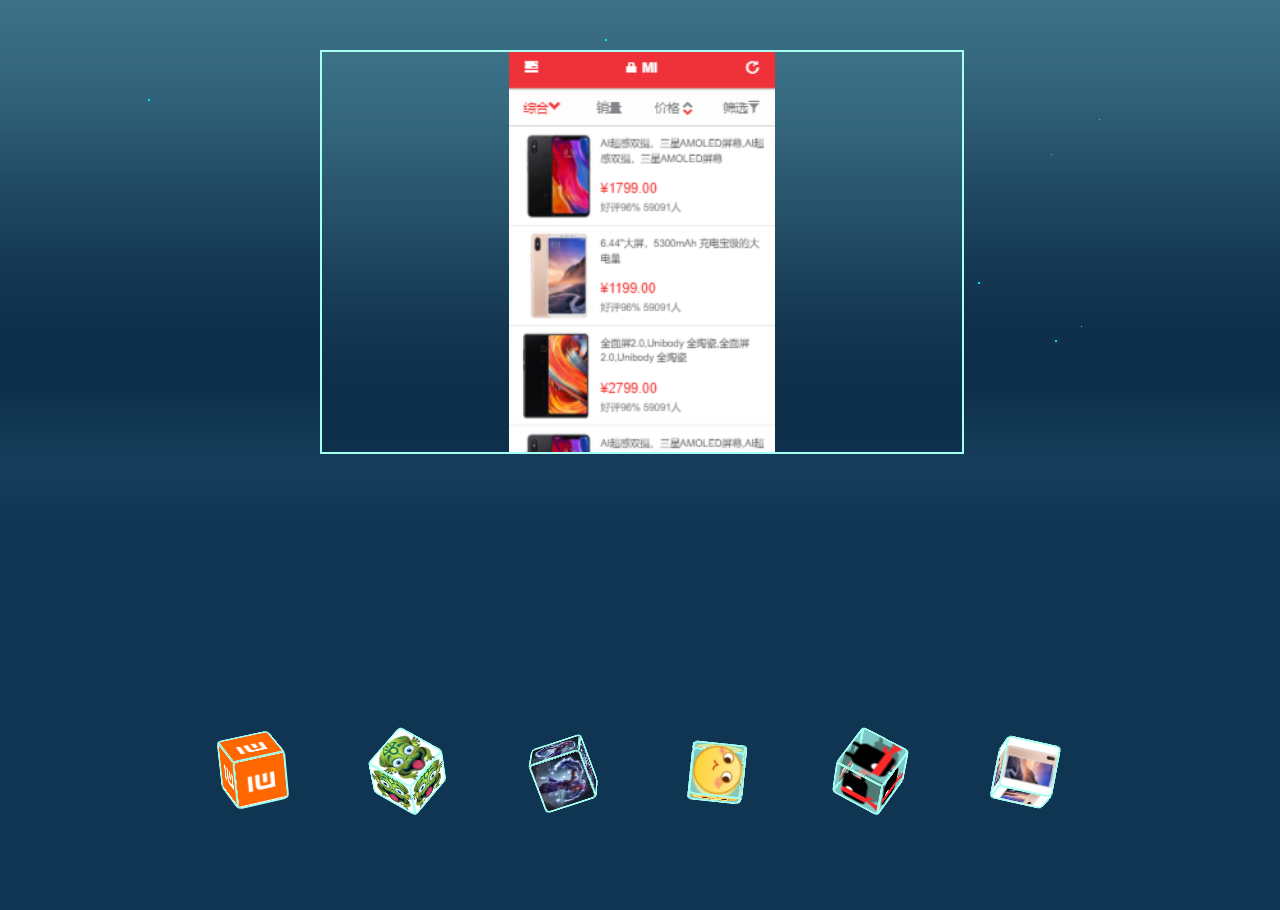
<file: index.html>
<!DOCTYPE html>
<html lang="en">
<head>
    <meta charset="UTF-8">
    <title>Title</title>
    <link rel="stylesheet" href="css/myWeb.css">


</head>
<body>
    <div id="star"></div>
    <div id="preview">
        <ul id="preview_img">
            <li><img src="img/miCom.jpg" alt=""></li>
            <li><img src="img/canvas.jpg" alt=""></li>
            <li><img src="img/photo.jpg" alt=""></li>
            <li><img src="img/game.jpg" alt=""></li>
            <li><img src="img/stickHero.jpg" alt=""></li>
            <li><img src="img/myMobile.jpg" alt=""></li>
        </ul>

    </div>
    <div class="box-3d">
        <div class="box-3d-content">
            <img src="img/mi-logo.jpg" alt="">
            <img src="img/mi-logo.jpg" alt="">
            <img src="img/mi-logo.jpg" alt="">
            <img src="img/mi-logo.jpg" alt="">
            <img src="img/mi-logo.jpg" alt="">
            <img src="img/mi-logo.jpg" alt="">
        </div>
        <div class="box-3d-content">
            <img src="img/frog.png" alt="">
            <img src="img/frog.png" alt="">
            <img src="img/frog.png" alt="">
            <img src="img/frog.png" alt="">
            <img src="img/frog.png" alt="">
            <img src="img/frog.png" alt="">
        </div>
        <div class="box-3d-content">
            <img src="img/am.png" alt="">
            <img src="img/am.png" alt="">
            <img src="img/am.png" alt="">
            <img src="img/am.png" alt="">
            <img src="img/am.png" alt="">
            <img src="img/am.png" alt="">
        </div>
        <div class="box-3d-content">
            <img src="img/0.gif" alt="">
            <img src="img/0.gif" alt="">
            <img src="img/0.gif" alt="">
            <img src="img/0.gif" alt="">
            <img src="img/0.gif" alt="">
            <img src="img/0.gif" alt="">
        </div>
        <div class="box-3d-content">
            <img src="img/hero.png" alt="">
            <img src="img/hero.png" alt="">
            <img src="img/hero.png" alt="">
            <img src="img/hero.png" alt="">
            <img src="img/hero.png" alt="">
            <img src="img/hero.png" alt="">
        </div>
        <div class="box-3d-content">
            <img src="img/max3.png" alt="">
            <img src="img/max3.png" alt="">
            <img src="img/max3.png" alt="">
            <img src="img/max3.png" alt="">
            <img src="img/max3.png" alt="">
            <img src="img/max3.png" alt="">
        </div>
        <div class="title">
            <span>小米官网</span>
            <span>简易祖玛</span>
            <span>相册幻灯片</span>
            <span>手速小游戏</span>
            <span>棍子英雄</span>
            <span>移动端</span>
        </div>
    </div>

    <script src="js/jquery 3.3.1.js"></script>
    <script src="js/newMove.js"></script>
    <script src="js/fnStar.js"></script>
    <script src="js/myWeb.js"></script>
    <script>
        
        $(function(){
            var arrWeb=['mi.html','zuma.html','photo.html','game.html','stickHero.html','miShop/index.html'];
            $(".box-3d-content").click(function(){
                var $This=$(this).index();
                var newWeb=window.open('_blank');                
                newWeb.location=arrWeb[$This];
            });
        });
        fnStar();
    </script>

</body>
</html>
</file>
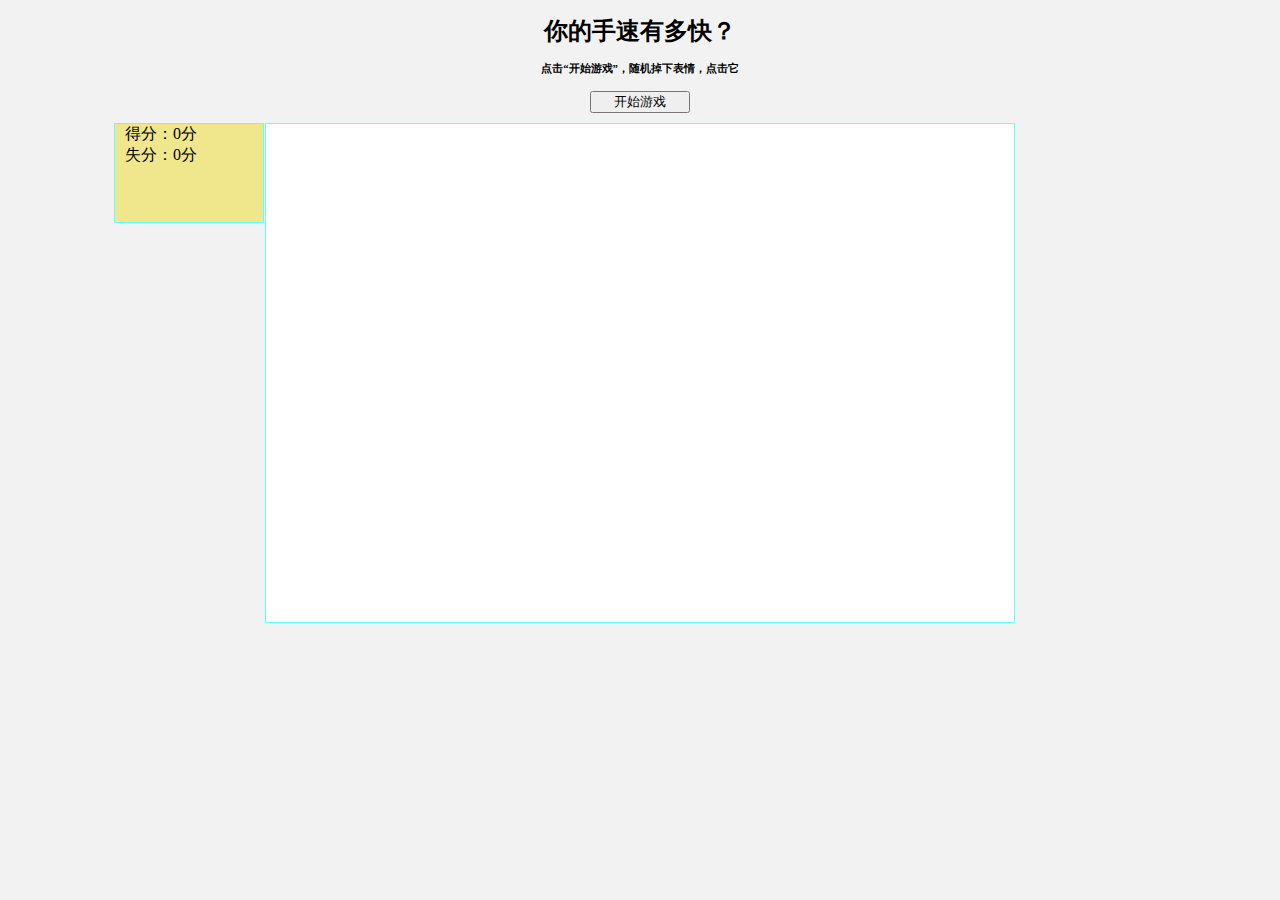
<file: game.html>
<!DOCTYPE html>
<html lang="en">
<head>
    <meta charset="UTF-8">
    <title>Title</title>
    <style>
        *{box-sizing:border-box;margin:0;padding:0;}
        h2,h6{text-align:center;margin:15px;}
        #play{display:block;width:100px;margin:10px auto;cursor:pointer}
        #content{width:750px;height:500px;margin:0 auto;background-color: #fff;border:1px solid #66ffff;position:relative;}
        #score{padding-left:10px;width:150px;height:100px;background-color: khaki;border:1px solid #66ffff;position:absolute;left:-152px;top:-1px;}
        #born{width:750px;height:100px;position:absolute;}
        #born li{list-style:none;float:left;top:0;left:0;opacity:0;position:relative;}
        #born li img{width:25px;display:block;cursor:pointer}
    </style>

</head>
<body style="background-color:rgb(242 242 242)">
    <h2>你的手速有多快？</h2>
    <h6>点击“开始游戏”，随机掉下表情，点击它</h6>
    <button id="play">开始游戏</button>
    <div id="content">
        <div id="score">
            <p>得分：0分</p>
            <p>失分：0分</p>
        </div>
        <ul id="born">

        </ul>
    </div>
    <script src="js/doMove.js"></script>
    <script src="js/shake.js"></script>
    <script>
        window .onload=function(){
            var oPlay=document.getElementById("play");
            var oBorn=document.getElementById("born");
            var arrImg=['img/0.gif','img/1.gif','img/2.gif'];
            var aImg=oBorn.getElementsByTagName("li");
            var numAdd=0;
            var numSub=0;
            var speed=1;
            var add=document.getElementById("score").getElementsByTagName("p")[0];
            var substrack=document.getElementById("score").getElementsByTagName("p")[1];
                /*for (var i = 0; i < 10; i++) {
                    for(var j=0;j<arrImg.length;j++) {
                        oBorn.innerHTML += '<li><img src="' + arrImg[j % 3] + '"></li>'
                    }
                }*/
            oPlay.onclick=function () {gameStart()};
                function gameStart() {
                    oBorn.innerHTML='';
                    for (var i = 0; i < 10; i++) {
                        for(var j=0;j<arrImg.length;j++) {
                            oBorn.innerHTML += '<li><img src="' + arrImg[j % 3] + '"></li>'
                        }
                    }
                    var t = Math.floor(Math.random() * 30);
                    for (var i = 0; i < aImg.length; i++) {
                        aImg[i].style.opacity='0';
                    }
                    aImg[t].style.opacity = '1';
                    doMove(aImg[t], 'top', speed, 500, function () {
                        aImg[t].style.top = "0";
                        numSub++;
                        gameStart();
                        if (numSub == 5) {
                            alert("漏了五个啦！游戏结束");
                            location.reload()
                        }
                        substrack.innerHTML = "失分：" + numSub+"分";
                    });
                    console.log(aImg[t].style.top);
                    aImg[t].onclick=function () {
                        var _top = this.style.top;
                        aImg[t].style.top = "0";
                        numAdd++;
                        speed+=0.3;
                        add.innerHTML='得分：'+numAdd+'分';
                        this.getElementsByTagName("img")[0].src="img/3.gif";
                        shake(this,'left');
                        doMove(aImg[t],'top',10,0,function () {
                            aImg[t].getElementsByTagName("img")[0].src="img/3.gif";
                            aImg[t].style.top = _top;
                            setTimeout( function () {
                                gameStart()
                            },200);
                        })
                    };
                }

        };
    </script>
</body>
</html>
</file>
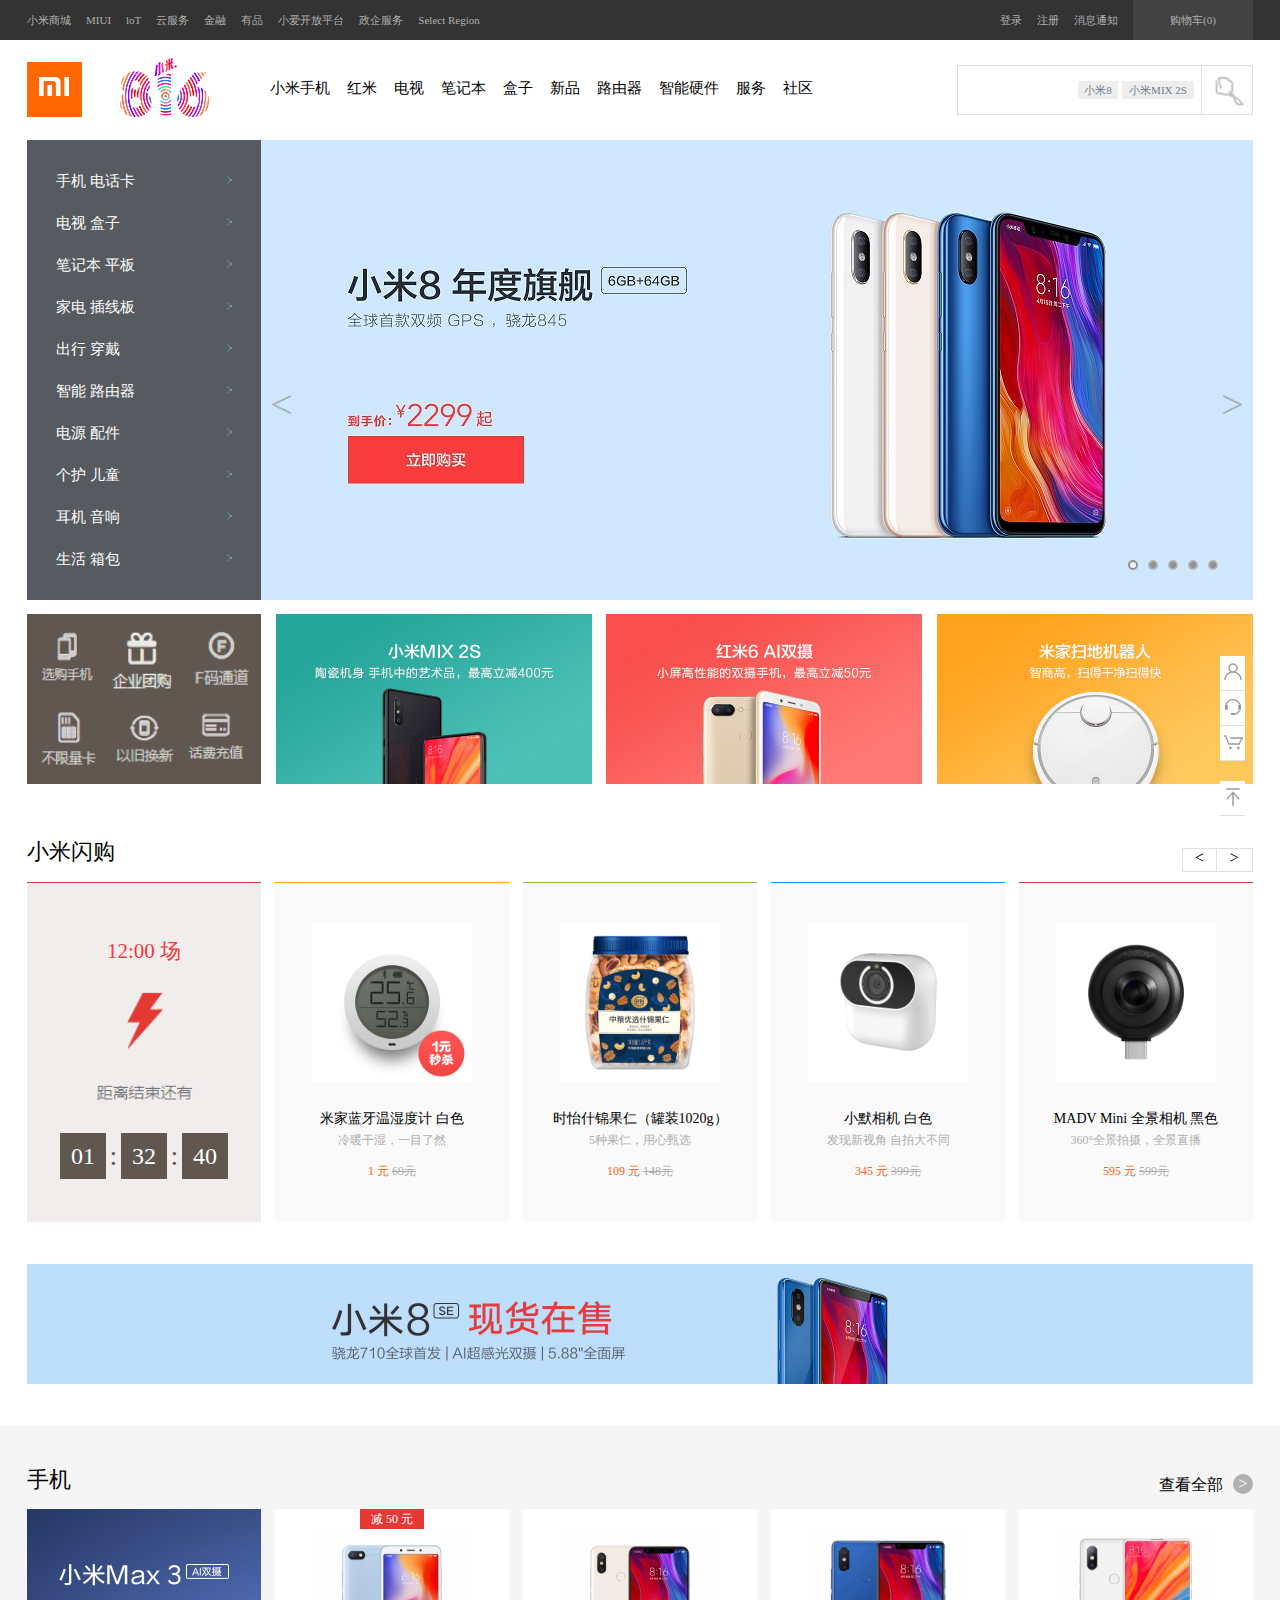
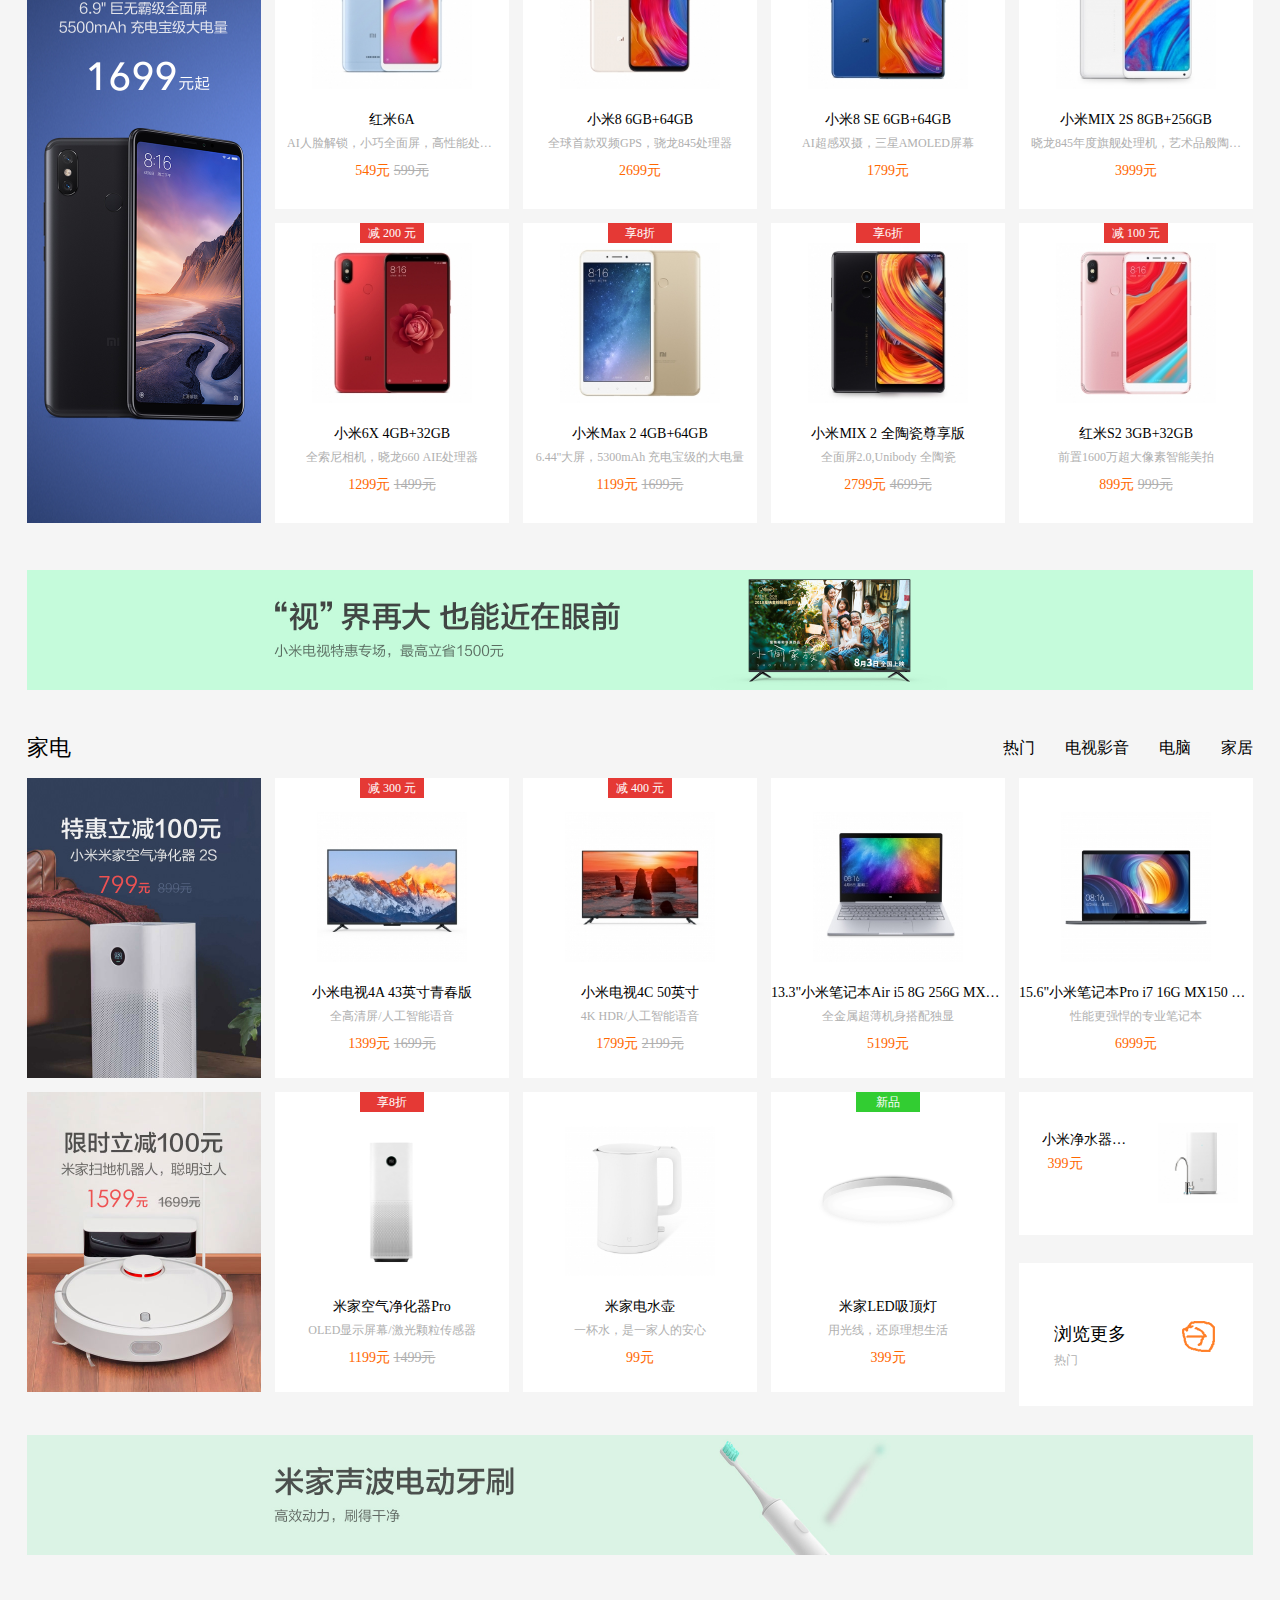
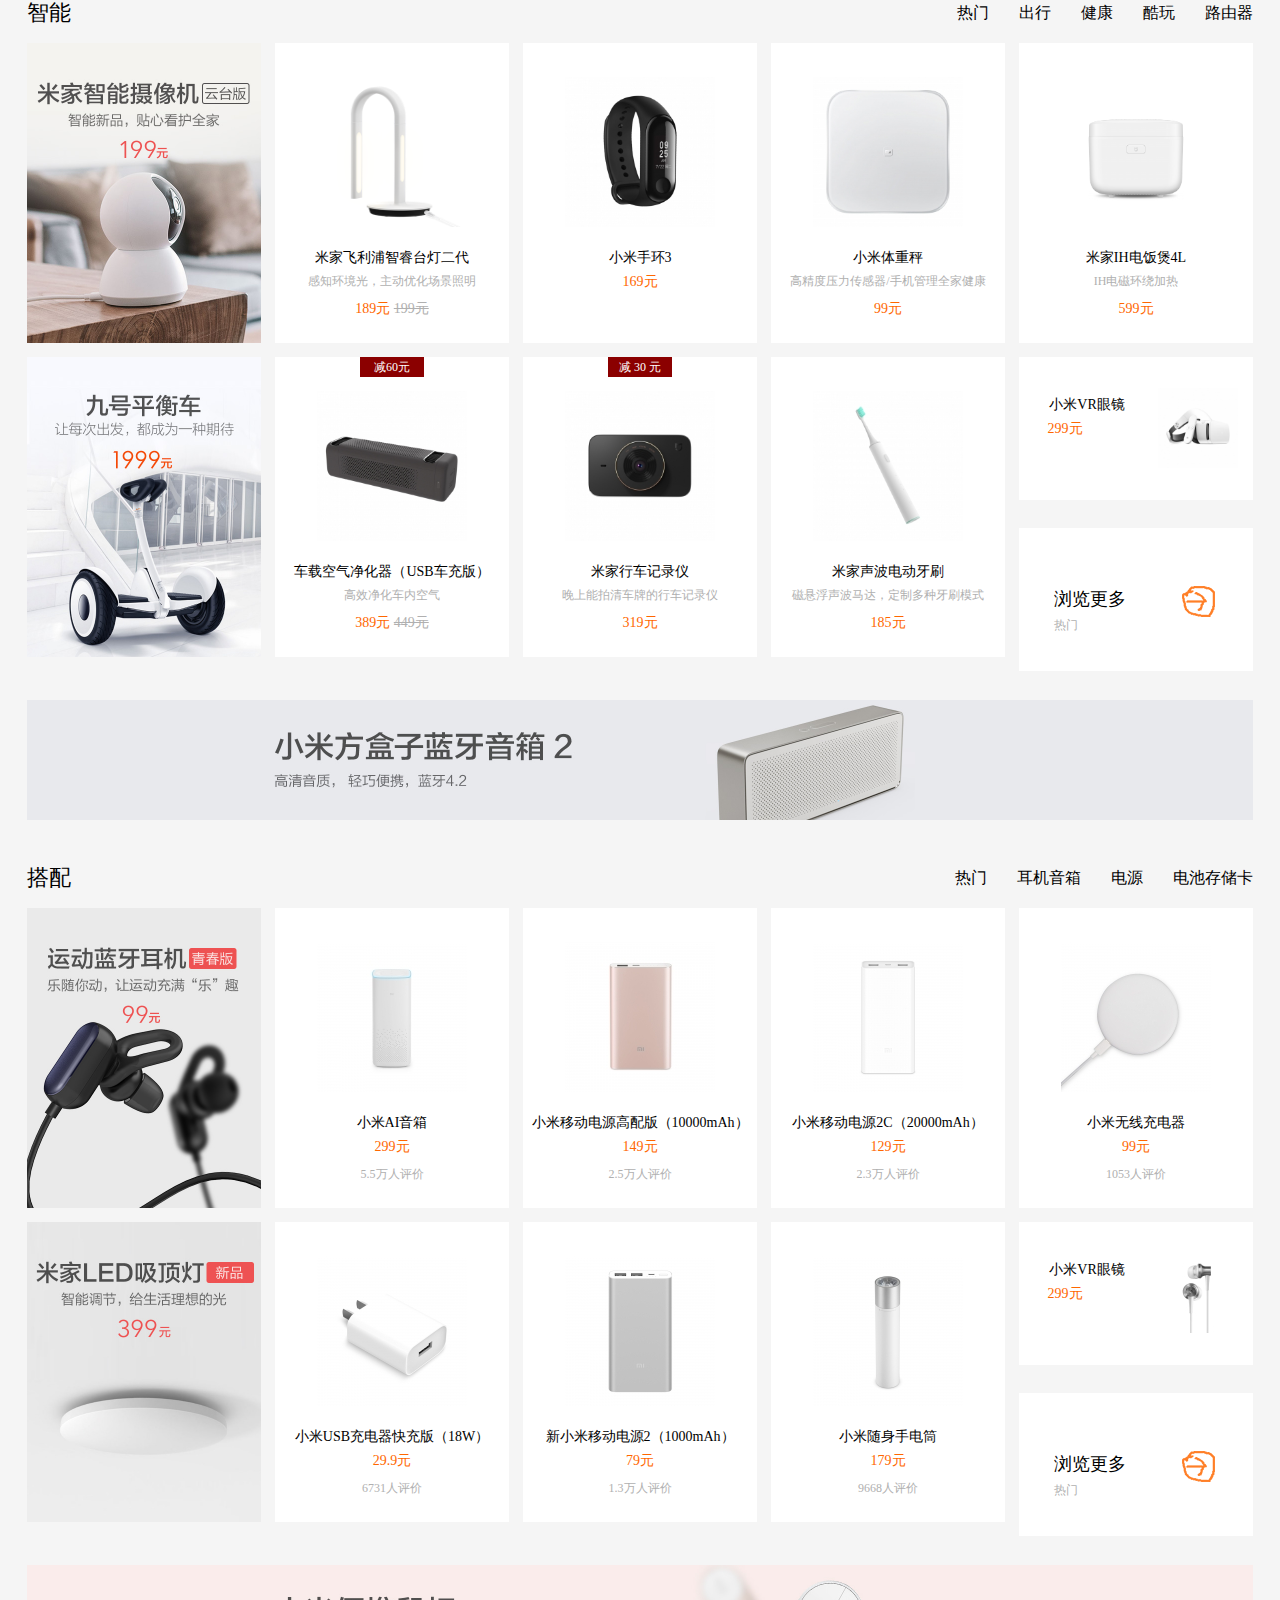
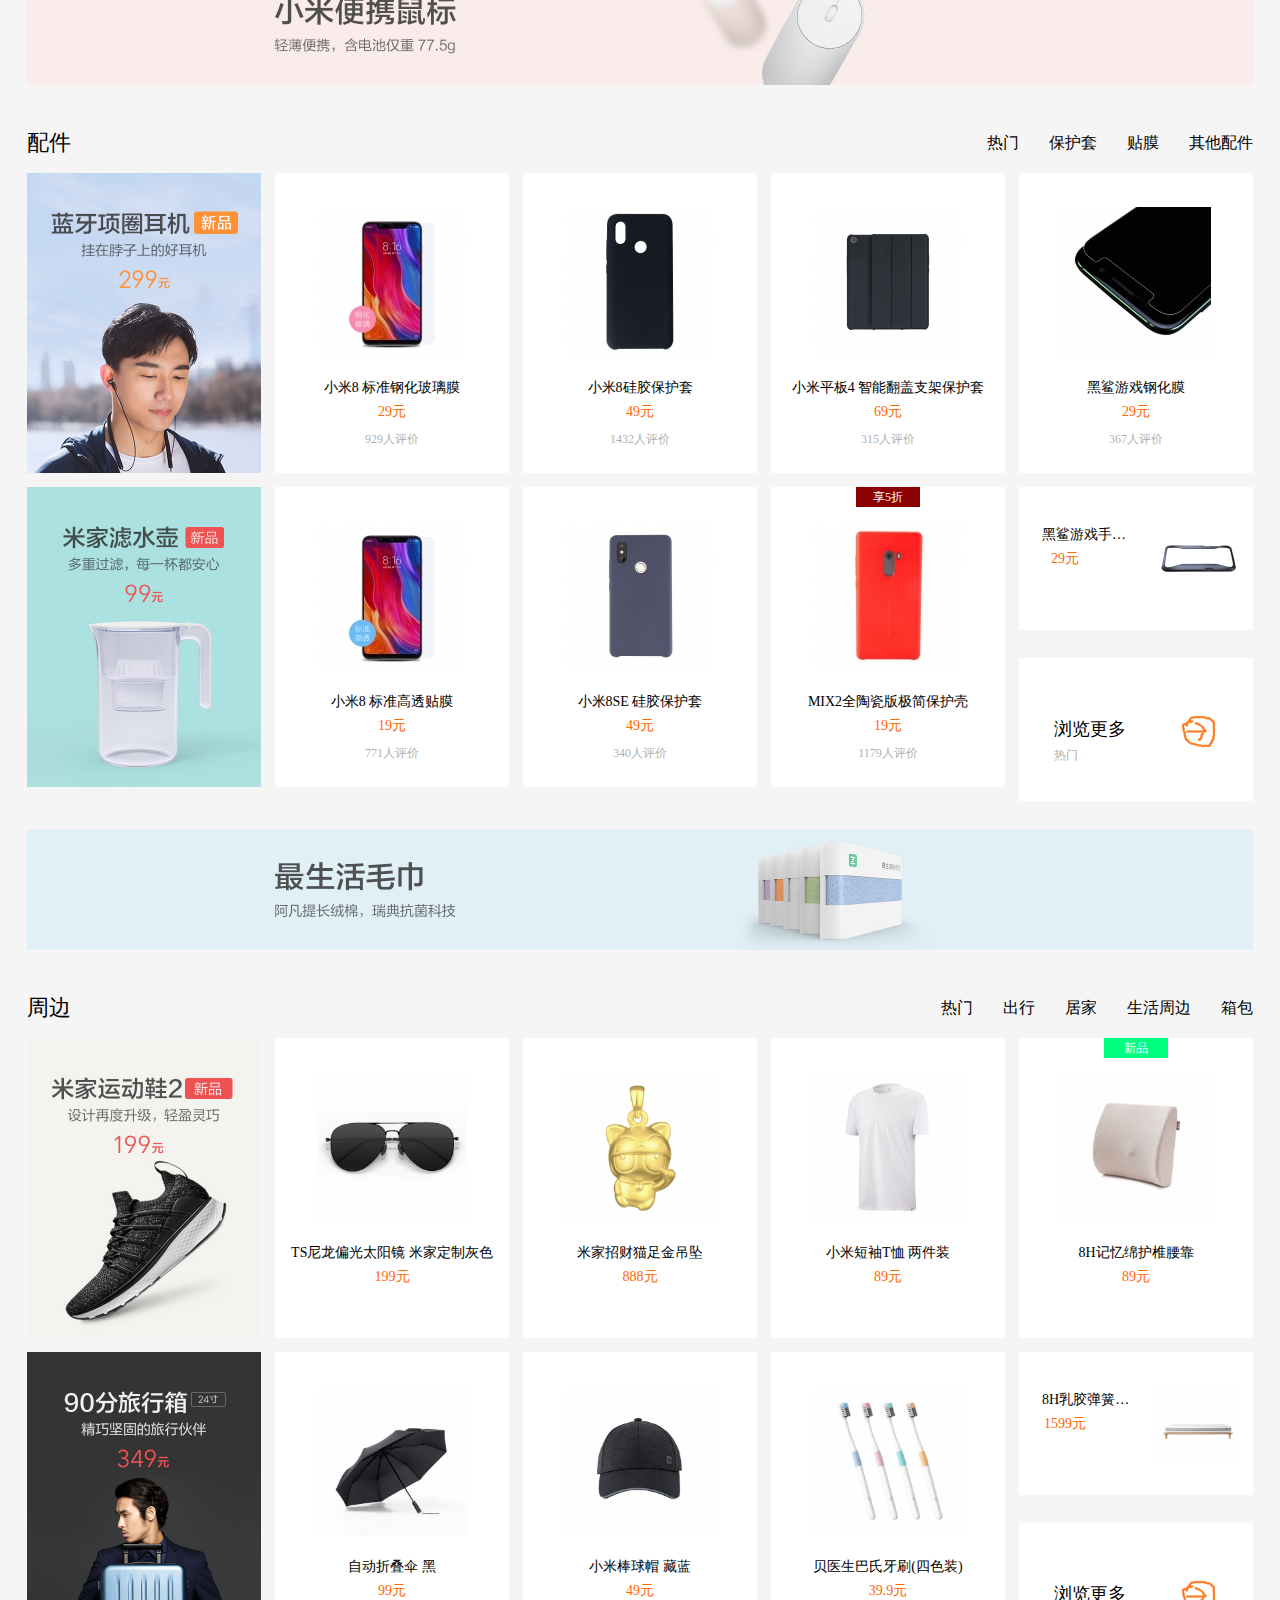
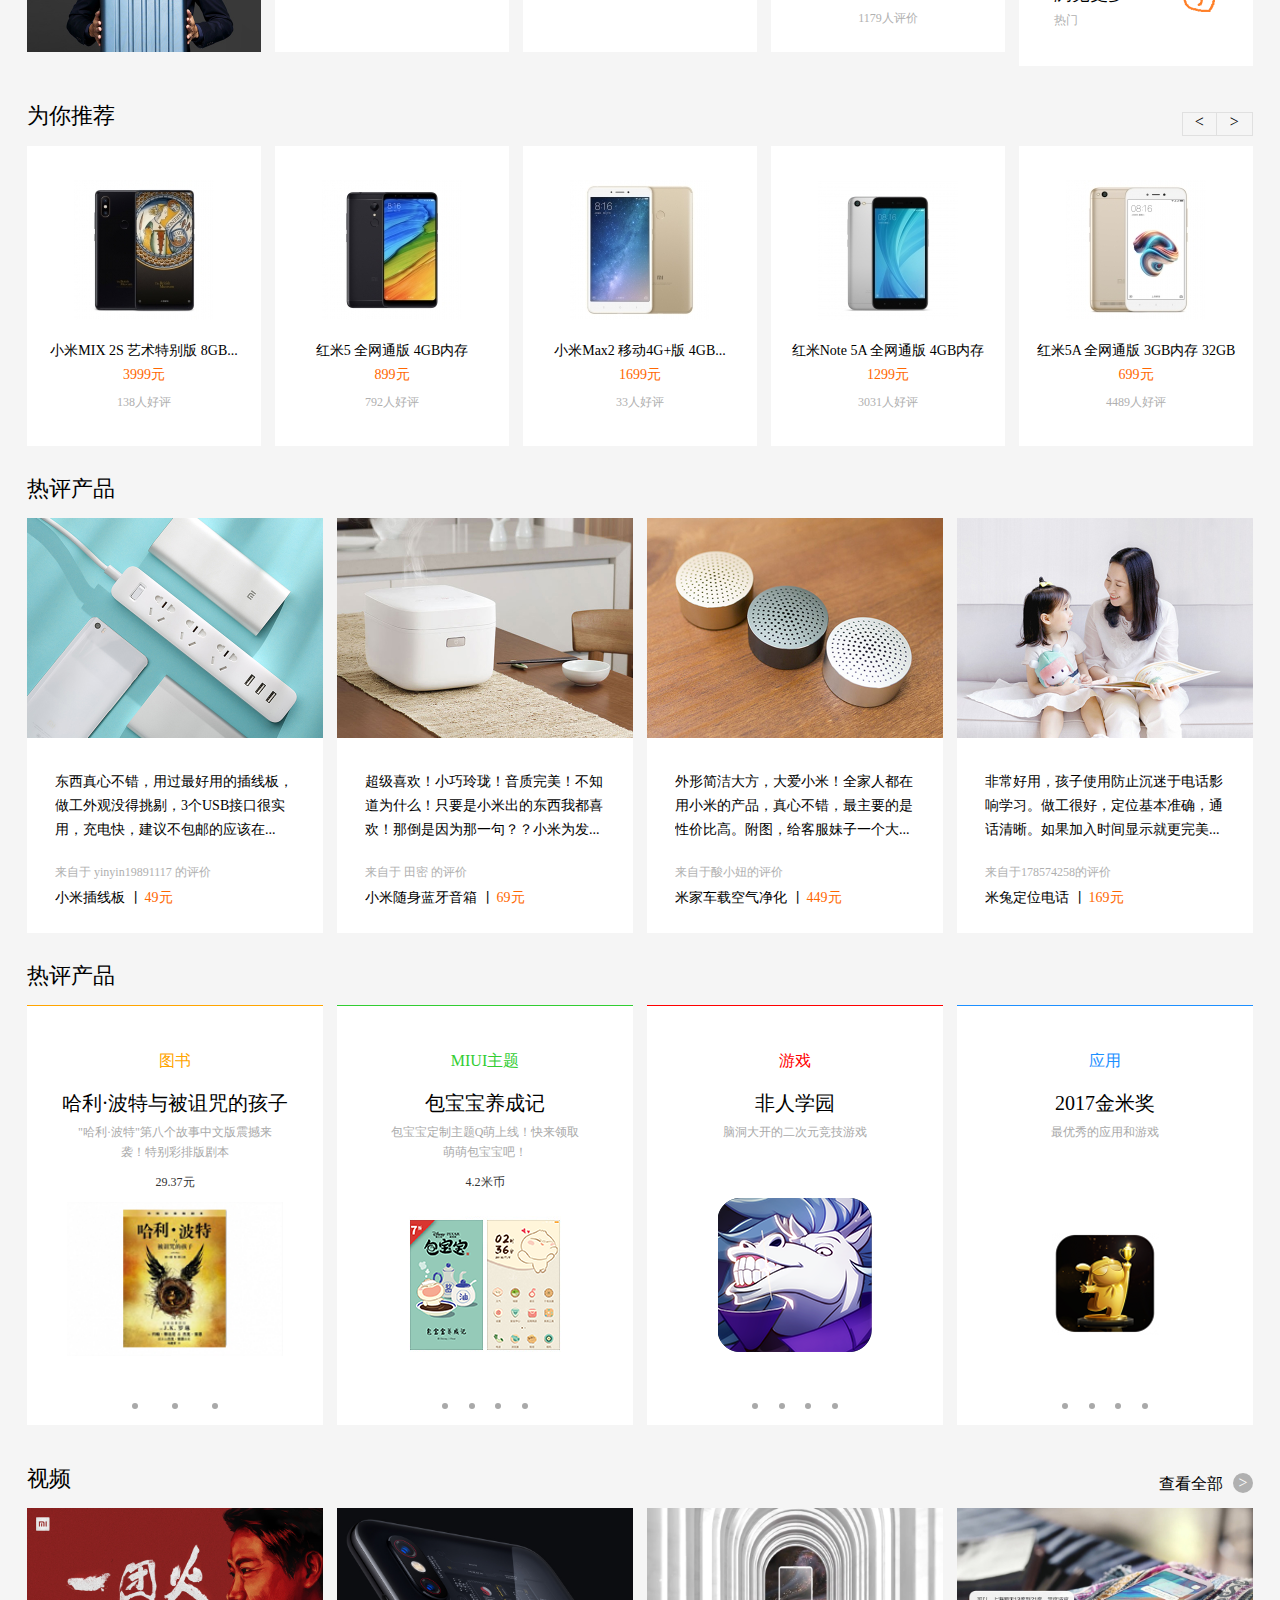
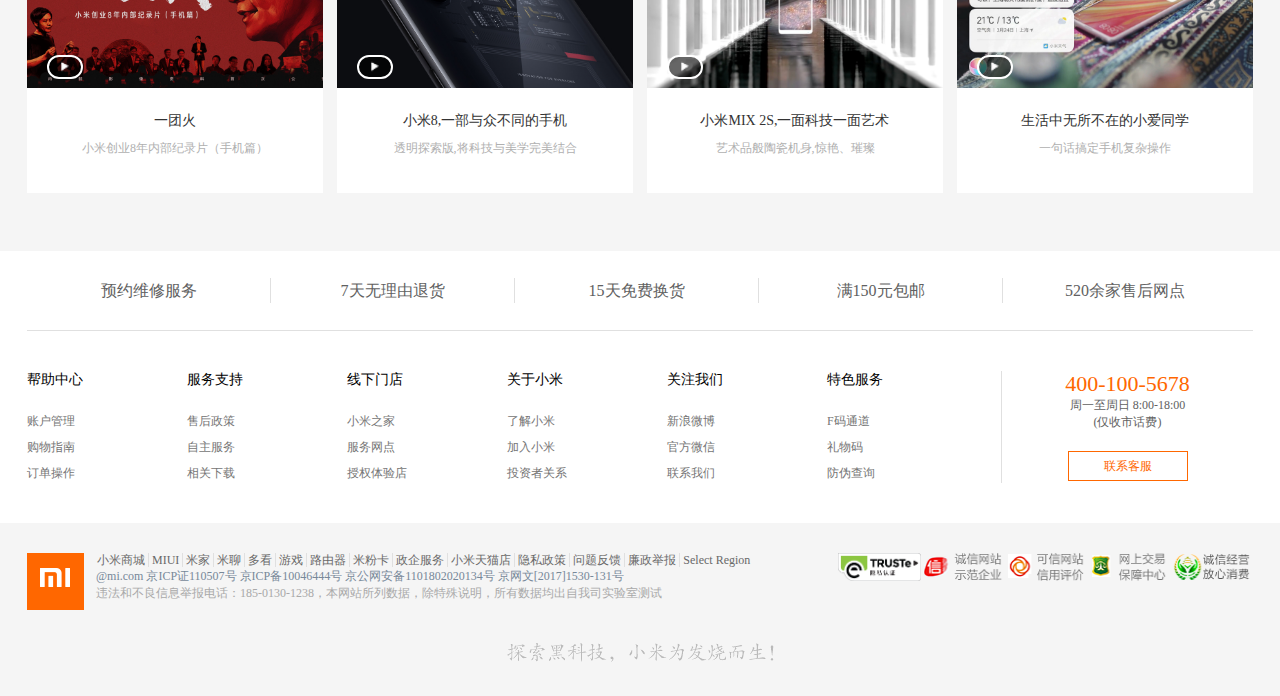
<file: mi.html>
<!DOCTYPE html>
<html lang="en">
<head>
    <meta charset="UTF-8">
    <title>小米商城 - 小米8、小米MIX 2S、红米6 Pro、小米电视官方网站</title>
    <link rel="stylesheet" href="css/micss.css">
    <script src="js/jquery 3.3.1.js"></script>
    <script src="js/newMove.js"></script>
    <script src="js/mi.js"></script>

</head>
<body>
    <div class="header">
        <div class="header_bar">
            <div class="header_bottom">
                <ul class="header_left">
                    <li><a href="#">小米商城</a></li>
                    <li><a href="#">MIUI</a></li>
                    <li><a href="#">loT</a></li>
                    <li><a href="#">云服务</a></li>
                    <li><a href="#">金融</a></li>
                    <li><a href="#">有品</a></li>
                    <li><a href="#">小爱开放平台</a></li>
                    <li><a href="#">政企服务</a></li>
                    <li><a href="#">Select Region</a></li>
                </ul>
                <ul class="header_right">
                    <li>购物车(0)</li>
                    <li><a href="#">消息通知</a></li>
                    <li><a href="#">注册</a></li>
                    <li><a href="#">登录</a></li>
                </ul>
            </div>
        </div>
    </div>
    <div class="site_header">
        <div class="container">
            <div class="logo"><a href="#"><img src="img/mi/mi-logo.png "></a></div>
            <div class="date"><a href="#"><img src="img/mi/date.gif "></a></div>
            <div class="nav_ul">
                 <ul class="nav_list">
                    <li>小米手机
                        <div class="nav_list_in">
                            <ul class="nav_phone">
                                <li>
                                    <a href="#"><img src="img/mi/mi8.png"></a>
                                    <h4><a href="#">小米8</a></h4>
                                    <p>2699元起</p>
                                    <span>新品</span>
                                </li>
                                <li>
                                    <a href="#"><img src="img/mi/mi8se.png"></a>
                                    <h4><a href="#">小米8 SE</a></h4>
                                    <p>1799元起</p>
                                    <span>新品</span>
                                </li>
                                <li>
                                    <a href="#"><img src="img/mi/max3.png"></a>
                                    <h4><a href="#">小米MAX3</a></h4>
                                    <p>1699元起</p>
                                    <span>新品</span>
                                </li>
                                <li>
                                    <a href="#"><img src="img/mi/mix2s.png "></a>
                                    <h4><a href="#">小米MIX 2S</a></h4>
                                    <p>3299元起</p>
                                </li>
                                <li>
                                    <a href="#"><img src="img/mi/mix2.png "></a>
                                    <h4><a href="#">小米MIX2</a></h4>
                                    <p>2599元起</p>
                                </li>
                                <li>
                                    <a href="#"><img src="img/mi/6X.jpg "></a>
                                    <h4><a href="#">小米6X</a></h4>
                                    <p>1399元起</p>
                                </li>
                            </ul>
                        </div>
                    </li>
                    <li>红米
                        <div class="nav_list_in">
                            <ul class="nav_phone">
                                <li>
                                    <a href="#"><img src="img/mi/red6pro.png"></a>
                                    <h4><a href="#">红米6Pro</a></h4>
                                    <p>999元起</p>
                                    <span>新品</span>
                                </li>
                                <li>
                                    <a href="#"><img src="img/mi/red6.png "></a>
                                    <h4><a href="#">红米6</a></h4>
                                    <p>799元</p>
                                    <span>新品</span>
                                </li>
                                <li>
                                    <a href="#"><img src="img/mi/red6a.png "></a>
                                    <h4><a href="#">红米6A</a></h4>
                                    <p>599元</p>
                                    <span>新品</span>
                                </li>
                                <li>
                                    <a href="#"><img src="img/mi/rednote5.png  "></a>
                                    <h4><a href="#">红米Note5</a></h4>
                                    <p>1099元起</p>
                                </li>
                                <li>
                                    <a href="#"><img src="img/mi/reds2.png  "></a>
                                    <h4><a href="#">红米S2</a></h4>
                                    <p>999元起</p>
                                </li>
                                <li>
                                    <a href="#"><img src="img/mi/red5Plus.png "></a>
                                    <h4><a href="#">红米5Plus</a></h4>
                                    <p>999元起</p>
                                </li>
                            </ul>
                        </div>
                    </li>
                    <li>电视
                        <div class="nav_list_in">
                            <ul class="nav_phone">
                                <li>
                                    <a href="#"><img src="img/mi/tv4%2075.png "></a>
                                    <h4><a href="#">小米电视4 75英寸</a></h4>
                                    <p>8999元起</p>
                                    <span>新品</span>
                                </li>
                                <li>
                                    <a href="#"><img src="img/mi/tv4a%2032.png "></a>
                                    <h4><a href="#">小米电视4A 32英寸</a></h4>
                                    <p>899元</p>
                                    <span>热卖</span>
                                </li>
                                <li>
                                    <a href="#"><img src="img/mi/tv4a%2043.png"></a>
                                    <h4><a href="#">小米电视4A 43英寸青春版</a></h4>
                                    <p>1499元</p>
                                    <span>新品</span>
                                </li>
                                <li>
                                    <a href="#"><img src="img/mi/tv4a%2050.png"></a>
                                    <h4><a href="#">小米电视4A 50英寸</a></h4>
                                    <p>1099元起</p>
                                    <span>热卖</span>
                                </li>
                                <li>
                                    <a href="#"><img src="img/mi/tv4a%2055.png  "></a>
                                    <h4><a href="#">小米电视4A 55英寸</a></h4>
                                    <p>999元起</p>
                                    <span>热卖</span>
                                </li>
                                <li>
                                    <a href="#"><img src="img/mi/all.png"></a>
                                    <h4><a href="#">查看全部</a></h4>
                                    <p style="color:dimgray ">小米电视</p>
                                </li>
                            </ul>
                        </div>
                    </li>
                    <li>笔记本
                        <div class="nav_list_in">
                            <ul class="nav_phone">
                                <li>
                                    <a href="#"><img src="img/mi/pad1.png "></a>
                                    <h4><a href="#">小米平板</a></h4>
                                    <p>1099元起</p>
                                    <!--<span>新品</span>-->
                                </li>
                                <li>
                                    <a href="#"><img src="img/mi/pad2.png"></a>
                                    <h4><a href="#">小米游戏本 8代</a></h4>
                                    <p>6699元起</p>
                                    <span>新品</span>
                                </li>
                                <li>
                                    <a href="#"><img src="img/mi/pad3.png "></a>
                                        <h4><a href="#">小米笔记本15.6" GTX版</a></h4>
                                        <p>6299元起</p>
                                        <span>新品</span>
                                </li>
                                <li>
                                    <a href="#"><img src="img/mi/pad4.png "></a>
                                    <h4><a href="#">小米游戏本</a></h4>
                                    <p>5999元起</p>
                                    <!--<span>热卖</span>-->
                                </li>
                                <li>
                                    <a href="#"><img src="img/mi/pad5.png "></a>
                                    <h4><a href="#">小米笔记本 Pro</a></h4>
                                    <p>5599元起</p>
                                    <!--<span>热卖</span>-->
                                </li>
                                <li>
                                    <a href="#"><img src="img/mi/pad6.5.jpg "></a>
                                    <h4><a href="#">小米笔记本 Air 系列</a></h4>
                                    <p>3599元起</p>
                                </li>
                            </ul>
                        </div>
                    </li>
                    <li>盒子
                        <div class="nav_list_in">
                            <ul class="nav_phone">
                                <li>
                                    <a href="#"><img src="img/mi/box1.png "></a>
                                    <h4><a href="#">小米盒子4</a></h4>
                                    <p> 299元</p>
                                    <!--<span>新品</span>-->
                                </li>
                                <li>
                                    <a href="#"><img src="img/mi/box2.png "></a>
                                    <h4><a href="#">小米盒子4c</a></h4>
                                    <p> 199元</p>
                                    <!--<span>新品</span>-->
                                </li>
                                <li>
                                    <a href="#"><img src="img/mi/box3.png "></a>
                                    <h4><a href="#">小米盒子3s</a></h4>
                                    <p>299元</p>
                                    <!--<span>新品</span>-->
                                </li>
                                <li>
                                    <a href="#"><img src="img/mi/box4.png "></a>
                                    <h4><a href="#">小米盒子3c</a></h4>
                                    <p> 199元</p>
                                    <!--<span>新品</span>-->
                                </li>
                                <li>
                                    <a href="#"><img src="img/mi/box5.png "></a>
                                    <h4><a href="#">小米盒子3 增强版</a></h4>
                                    <p>399元</p>
                                </li>
                                <li>
                                    <a href="#"><img src="img/mi/box6.png "></a>
                                    <h4><a href="#">小米家庭影院</a></h4>
                                    <p>2099元</p>
                                </li>
                            </ul>
                        </div>
                    </li>
                    <li>新品
                        <div class="nav_list_in">
                            <ul class="nav_phone">
                                <li>
                                    <a href="#"><img src="img/mi/new1.png "></a>
                                    <h4><a href="#">小米手环3</a></h4>
                                    <p>169元</p>
                                    <!--<span>新品</span>-->
                                </li>
                                <li>
                                    <a href="#"><img src="img/mi/new2.png "></a>
                                    <h4><a href="#">小米路由器4</a></h4>
                                    <p> 199元</p>
                                    <!--<span>新品</span>-->
                                </li>
                                <li>
                                    <a href="#"><img src="img/mi/new3.png "></a>
                                    <h4><a href="#">小米小爱音箱mini</a></h4>
                                    <p>169元</p>
                                    <!--<span>新品</span>-->
                                </li>
                                <li>
                                    <a href="#"><img src="img/mi/new4.png "></a>
                                    <h4><a href="#">米家投影仪</a></h4>
                                    <p>3999元</p>
                                    <!--<span>新品</span>-->
                                </li>
                                <li>
                                    <a href="#"><img src="img/mi/new5.png "></a>
                                    <h4><a href="#">小米VR 一体机</a></h4>
                                    <p> 1499元</p>
                                </li>
                                <li>
                                    <a href="#"><img src="img/mi/new6.png "></a>
                                    <h4><a href="#">小米米家智能摄像机 云台版</a></h4>
                                    <p>199元</p>
                                </li>
                            </ul>
                        </div>
                    </li>
                    <li>路由器
                        <div class="nav_list_in">
                            <ul class="nav_phone">
                                <li>
                                    <a href="#"><img src="img/mi/luyouqi1.png "></a>
                                    <h4><a href="#">小米路由器 4</a></h4>
                                    <p> 199元</p>
                                    <span>双频双核</span>
                                </li>
                                <li>
                                    <a href="#"><img src="img/mi/luyouqi2.png "></a>
                                    <h4><a href="#">小米路由器 4Q</a></h4>
                                    <p>99元</p>
                                    <!--<span>新品</span>-->
                                </li>
                                <li>
                                    <a href="#"><img src="img/mi/luyouqi3.png "></a>
                                    <h4><a href="#">小米路由器 3A</a></h4>
                                    <p>139元</p>
                                    <!--<span>新品</span>-->
                                </li>
                                <li>
                                    <a href="#"><img src="img/mi/luyouqi4.png "></a>
                                    <h4><a href="#">小米路由器 3G</a></h4>
                                    <p>249元</p>
                                    <span>双千兆</span>
                                </li>
                                <li>
                                    <a href="#"><img src="img/mi/luqouqi5.png "></a>
                                    <h4><a href="#">小米路由器 HD/Pro</a></h4>
                                    <p>499元起</p>
                                    <span>大容量</span>
                                </li>
                                <li>
                                    <a href="#"><img src="img/mi/luyouqi6.png "></a>
                                    <h4><a href="#">查看全部小米路由器</a></h4>
                                    <!--<p>199元</p>-->
                                </li>
                            </ul>
                        </div>
                    </li>
                    <li>智能硬件
                        <div class="nav_list_in">
                            <ul class="nav_phone">
                                <li>
                                    <a href="#"><img src="img/mi/luyouqi1.png "></a>
                                    <h4><a href="#">小米小爱音箱mini</a></h4>
                                    <p> 169元</p>
                                    <!--<span>双频双核</span>-->
                                </li>
                                <li>
                                    <a href="#"><img src="img/mi/luyouqi2.png "></a>
                                    <h4><a href="#">小米无人机</a></h4>
                                    <p>2999元</p>
                                    <span>航拍利器</span>
                                </li>
                                <li>
                                    <a href="#"><img src="img/mi/luyouqi3.png "></a>
                                    <h4><a href="#">小米净水器</a></h4>
                                    <p>1999元</p>
                                    <!--<span>新品</span>-->
                                </li>
                                <li>
                                    <a href="#"><img src="img/mi/luyouqi4.png "></a>
                                    <h4><a href="#">米家扫地机器人</a></h4>
                                    <p> 1699元</p>
                                    <!--<span>双千兆</span>-->
                                </li>
                                <li>
                                    <a href="#"><img src="img/mi/luqouqi5.png "></a>
                                    <h4><a href="#">米家压力IH电饭煲
                                    </a></h4>
                                    <p>999元</p>
                                    <!--<span>大容量</span>-->
                                </li>
                                <li>
                                    <a href="#"><img src="img/mi/luyouqi6.png "></a>
                                    <h4><a href="#">查看全部</a></h4>
                                    <p style="color:dimgray ">智能硬件</p>
                                    <!--<p>199元</p>-->
                                </li>
                            </ul>
                        </div>
                    </li>
                    <li>服务</li>
                    <li>社区</li>
                </ul>
            </div>
            <div class="search">
                <input type="submit" class="search_submit" value="">
                <div class="search_icon"><img src="img/mi/search.png"></div>
                <input type="text" class="search_text" value="">
                <ul class="search_recommend">
                    <li>小米MIX 2S</li>
                    <li>小米8</li>
                </ul>
            </div>
        </div>
    </div>
    <div class="home">
        <div class="menu">
            <ul class="menu1">
                <li class="father"><a href="#">手机 电话卡</a><i class="icon"></i>
                    <div class="father-son">
                        <ul class="son1"><!---->
                            <li><a href="#"><img src="img/mi/son11.png ">小米8</a></li>
                            <li><a href="#"><img src="img/mi/son12.png ">小米8 SE</a></li>
                            <li><a href="#"><img src="img/mi/son13.png ">小米MIX 2S</a></li>
                            <li><a href="#"><img src="img/mi/son14.png ">小米MAX3</a></li>
                            <li><a href="#"><img src="img/mi/son15.jpg ">小米6X</a></li>
                            <li><a href="#"><img src="img/mi/son16.png ">黑鲨游戏手机</a></li>
                        </ul>
                        <ul class="son2">
                            <li><a href="#"><img src="img/mi/son21.png">小米MIX 2</a></li>
                            <li><a href="#"><img src="img/mi/son22.jpg">小米Max 2</a></li>
                            <li><a href="#"><img src="img/mi/son23.png">红米6 Pro</a></li>
                            <li><a href="#"><img src="img/mi/son24.png">红米6</a></li>
                            <li><a href="#"><img src="img/mi/son25.png">红米6A</a></li>
                            <li><a href="#"><img src="img/mi/son26.png">红米Note5</a></li>
                        </ul>
                        <ul class="son3">
                            <li><a href="#"><img src="img/mi/son31.png">红米S2</a></li>
                            <li><a href="#"><img src="img/mi/son32.png">红米5 Plus</a></li>
                            <li><a href="#"><img src="img/mi/son33.jpg">移动4G+专区</a></li>
                            <li><a href="#"><img src="img/mi/son34.jpg">对比手机</a></li>
                            <li><a href="#"><img src="img/mi/son35.jpg">米粉卡 日租卡</a></li>
                            <li><a href="#"><img src="img/mi/son36.jpg">小米移动电话</a></li>
                        </ul>
                        <ul class="son4">
                            <li><a href="#"><img src="img/mi/son4.png">手机上门维修</a></li>
                        </ul>
                    </div>
                </li>
                <li class="father"><a href="#">电视 盒子</a><i class="icon"></i>
                    <div class="father-son">
                        <ul class="son1"><!---->
                            <li><a href="#"><img src="img/mi/son211.png ">小米电视4 75英寸</a></li>
                            <li><a href="#"><img src="img/mi/son212.png ">小米电视4A 32英寸</a></li>
                            <li><a href="#"><img src="img/mi/son213.png ">小米电视4A 40英寸</a></li>
                            <li><a href="#"><img src="img/mi/son214.png ">小米电视4A 43英寸</a></li>
                            <li><a href="#"><img src="img/mi/son215.png ">小米电视4A 43英寸青春版</a></li>
                            <li><a href="#"><img src="img/mi/son216.png ">小米电视4A 49英寸</a></li>
                        </ul>
                        <ul class="son2">
                            <li><a href="#"><img src="img/mi/son221.png">小米电视4A 50英寸</a></li>
                            <li><a href="#"><img src="img/mi/son222.png">小米电视4A 55英寸</a></li>
                            <li><a href="#"><img src="img/mi/son223.png">小米电视4A 65英寸</a></li>
                            <li><a href="#"><img src="img/mi/son224.png">小米电视4X 55英寸</a></li>
                            <li><a href="#"><img src="img/mi/son225.png">小米电视4C 32英寸</a></li>
                            <li><a href="#"><img src="img/mi/son226.png">小米电视4C 43英寸</a></li>
                        </ul>
                        <ul class="son3">
                            <li><a href="#"><img src="img/mi/son231.png">小米电视4C 50英寸</a></li>
                            <li><a href="#"><img src="img/mi/son232.png">小米电视4C 55英寸</a></li>
                            <li><a href="#"><img src="img/mi/son233.png">小米电视 体育版</a></li>
                            <li><a href="#"><img src="img/mi/son234.png">小米电视4 49英寸</a></li>
                            <li><a href="#"><img src="img/mi/son235.png">小米电视4 55英寸</a></li>
                            <li><a href="#"><img src="img/mi/son236.png">小米电视4 65英寸</a></li>
                        </ul>
                        <ul class="son4">
                            <li><a href="#"><img src="img/mi/son241.png">小米电视4S 55英寸曲面</a></li>
                            <li><a href="#"><img src="img/mi/son242.png">小米电视4S 55英寸</a></li>
                            <li><a href="#"><img src="img/mi/son243.png">小米电视4S 50英寸</a></li>
                            <li><a href="#"><img src="img/mi/son244.png">小米电视4S 43英寸</a></li>
                            <li><a href="#"><img src="img/mi/son245.png">小米电视4S 32英寸</a></li>
                            <li><a href="#"><img src="img/mi/son246.jpg">小米盒子</a></li>
                        </ul>
                    </div>
                </li>
                <li class="father"><a href="#">笔记本 平板</a><i class="icon"></i>
                    <div class="father-son">
                        <ul class="son1"><!---->
                            <li><a href="#"><img src="img/mi/son311.jpg ">小米平板4</a></li>
                            <li><a href="#"><img src="img/mi/son312.jpg ">小米游戏本15.6"第八代</a></li>
                            <li><a href="#"><img src="img/mi/son313.png ">小米游戏本15.6"</a></li>
                            <li><a href="#"><img src="img/mi/son314.jpg ">笔记本Air 12.5"</a></li>
                            <li><a href="#"><img src="img/mi/son315.jpg ">笔记本Air 13.3"独显</a></li>
                            <li><a href="#"><img src="img/mi/son316.jpg ">笔记本Air 13.3"集显</a></li>
                        </ul>
                        <ul class="son2">
                            <li><a href="#"><img src="img/mi/son321.png">笔记本Air 13.3"四核增强</a></li>
                            <li><a href="#"><img src="img/mi/son322.png">笔记本Pro 15.6"</a></li>
                            <li><a href="#"><img src="img/mi/son323.jpg">小米笔记本15.6"GTX版</a></li>
                            <li><a href="#"><img src="img/mi/son324.jpg">HDMI转接器</a></li>
                            <li><a href="#"><img src="img/mi/son325.png">VGA千兆网口转接器</a></li>
                            <li><a href="#"><img src="img/mi/son326.jpg">小米笔记本内胆包</a></li>
                        </ul>
                        <ul class="son3">
                            <li><a href="#"><img src="img/mi/son331.jpg">小米游戏键盘</a></li>
                            <li><a href="#"><img src="img/mi/son332.jpg">悦米游戏键盘</a></li>
                            <li><a href="#"><img src="img/mi/son333.jpg">悦米机械键盘Pro静音版</a></li>
                            <li><a href="#"><img src="img/mi/son334.jpg">小米便携鼠标</a></li>
                            <li><a href="#"><img src="img/mi/son335.png">小米无线鼠标</a></li>
                            <li><a href="#"><img src="img/mi/son336.jpg">鼠标垫</a></li>
                        </ul>
                        <ul class="son4">
                            <li><a href="#"><img src="img/mi/son341.jpg">DisplayPort转接器</a></li>
                            <li><a href="#"><img src="img/mi/son342.png">USB至千兆网口转接器</a></li>
                            <li><a href="#"><img src="img/mi/son343.jpg">游戏鼠标</a></li>
                            <li><a href="#"><img src="img/mi/son344.jpg">笔记本双肩包</a></li>
                            <li><a href="#"><img src="img/mi/son345.jpg">USB-C电源适配器</a></li>
                            <li><a href="#"><img src="img/mi/son346.jpg">平板配件</a></li>
                        </ul>
                    </div>
                </li>
                <li class="father"><a href="#">家电 插线板</a><i class="icon"></i>
                    <div class="father-son">
                        <ul class="son1"><!---->
                            <li><a href="#"><img src="img/mi/son411.png ">米家互联网空调</a></li>
                            <li><a href="#"><img src="img/mi/son412.jpg ">净水器</a></li>
                            <li><a href="#"><img src="img/mi/son413.png ">净水器滤芯</a></li>
                            <li><a href="#"><img src="img/mi/son414.jpg ">扫地机器人</a></li>
                            <li><a href="#"><img src="img/mi/son415.jpg ">扫地机配件</a></li>
                            <li><a href="#"><img src="img/mi/son416.jpg ">空气净化器</a></li>
                        </ul>
                        <ul class="son2">
                            <li><a href="#"><img src="img/mi/son421.jpg">电饭煲</a></li>
                            <li><a href="#"><img src="img/mi/son422.jpg">电磁炉</a></li>
                            <li><a href="#"><img src="img/mi/son423.jpg">厨房用具</a></li>
                            <li><a href="#"><img src="img/mi/son424.jpg">电水壶</a></li>
                            <li><a href="#"><img src="img/mi/son425.jpg">滤水壶</a></li>
                            <li><a href="#"><img src="img/mi/son426.png">落地风扇</a></li>
                        </ul>
                        <ul class="son3">
                            <li><a href="#"><img src="img/mi/son431.jpg">投影仪</a></li>
                            <li><a href="#"><img src="img/mi/son432.jpg">灯具</a></li>
                            <li><a href="#"><img src="img/mi/son433.jpg">插线板</a></li>
                            <!--<li><a href="#"><img src="img/mi/son334.jpg">小米编写鼠标</a></li>-->
                            <!--<li><a href="#"><img src="img/mi/son335.png">小米无线鼠标</a></li>-->
                            <!--<li><a href="#"><img src="img/mi/son336.jpg">鼠标垫</a></li>-->
                        </ul>
                     <!--   <ul class="son4">
                            <li><a href="#"><img src="img/mi/son341.jpg">DisplayPort转接器</a></li>
                            <li><a href="#"><img src="img/mi/son342.png">USB至千兆网口转接器</a></li>
                            <li><a href="#"><img src="img/mi/son343.jpg">游戏鼠标</a></li>
                            <li><a href="#"><img src="img/mi/son344.jpg">笔记本双肩包</a></li>
                            <li><a href="#"><img src="img/mi/son345.jpg">USB-C电源适配器</a></li>
                            <li><a href="#"><img src="img/mi/son346.jpg">平板配件</a></li>
                        </ul>-->
                    </div>
                </li>
                <li class="father"><a href="#">出行 穿戴</a><i class="icon"></i>
                    <div class="father-son">
                        <ul class="son1"><!---->
                            <li><a href="#"><img src="img/mi/son511.jpg ">手环手表</a></li>
                            <li><a href="#"><img src="img/mi/son512.jpg ">VR</a></li>
                            <li><a href="#"><img src="img/mi/son513.jpg ">平衡车</a></li>
                            <li><a href="#"><img src="img/mi/son514.jpg ">滑板车</a></li>
                            <li><a href="#"><img src="img/mi/son515.jpg ">自行车</a></li>
                            <li><a href="#"><img src="img/mi/son516.jpg ">车载逆变器</a></li>
                        </ul>
                        <ul class="son2">
                            <li><a href="#"><img src="img/mi/son521.jpg">平衡车配件</a></li>
                            <li><a href="#"><img src="img/mi/son522.jpg">智能后视镜</a></li>
                            <li><a href="#"><img src="img/mi/son523.jpg">车载空气净化器</a></li>
                            <!--<li><a href="#"><img src="img/mi/son424.jpg">电水壶</a></li>-->
                            <!--<li><a href="#"><img src="img/mi/son425.jpg">滤水壶</a></li>-->
                            <!--<li><a href="#"><img src="img/mi/son426.png">落地风扇</a></li>-->
                        </ul>
                       <!-- <ul class="son3">
                            <li><a href="#"><img src="img/mi/son431.jpg">投影仪</a></li>
                            <li><a href="#"><img src="img/mi/son432.jpg">灯具</a></li>
                            <li><a href="#"><img src="img/mi/son433.jpg">插线板</a></li>
                            <li><a href="#"><img src="img/mi/son334.jpg">小米编写鼠标</a></li>
                            <li><a href="#"><img src="img/mi/son335.png">小米无线鼠标</a></li>
                            <li><a href="#"><img src="img/mi/son336.jpg">鼠标垫</a></li>
                        </ul>-->
                        <!--   <ul class="son4">
                               <li><a href="#"><img src="img/mi/son341.jpg">DisplayPort转接器</a></li>
                               <li><a href="#"><img src="img/mi/son342.png">USB至千兆网口转接器</a></li>
                               <li><a href="#"><img src="img/mi/son343.jpg">游戏鼠标</a></li>
                               <li><a href="#"><img src="img/mi/son344.jpg">笔记本双肩包</a></li>
                               <li><a href="#"><img src="img/mi/son345.jpg">USB-C电源适配器</a></li>
                               <li><a href="#"><img src="img/mi/son346.jpg">平板配件</a></li>
                           </ul>-->
                    </div>
                </li>
                <li class="father"><a href="#">智能 路由器</a><i class="icon"></i>
                    <div class="father-son">
                        <ul class="son1"><!---->
                            <li><a href="#"><img src="img/mi/son611.jpg ">路由器</a></li>
                            <li><a href="#"><img src="img/mi/son612.jpg ">对讲机</a></li>
                            <li><a href="#"><img src="img/mi/son613.jpg ">智能家庭</a></li>
                            <li><a href="#"><img src="img/mi/son614.jpg ">无人机</a></li>
                            <li><a href="#"><img src="img/mi/son615.jpg ">摄像机</a></li>
                            <li><a href="#"><img src="img/mi/son616.jpg ">照相机</a></li>
                        </ul>
                       <!-- <ul class="son2">
                            <li><a href="#"><img src="img/mi/son521.jpg">平衡车配件</a></li>
                            <li><a href="#"><img src="img/mi/son522.jpg">智能后视镜</a></li>
                            <li><a href="#"><img src="img/mi/son523.jpg">车载空气净化器</a></li>
                            <li><a href="#"><img src="img/mi/son424.jpg">电水壶</a></li>
                            <li><a href="#"><img src="img/mi/son425.jpg">滤水壶</a></li>
                            <li><a href="#"><img src="img/mi/son426.png">落地风扇</a></li>
                        </ul>
                         <ul class="son3">
                             <li><a href="#"><img src="img/mi/son431.jpg">投影仪</a></li>
                             <li><a href="#"><img src="img/mi/son432.jpg">灯具</a></li>
                             <li><a href="#"><img src="img/mi/son433.jpg">插线板</a></li>
                             <li><a href="#"><img src="img/mi/son334.jpg">小米编写鼠标</a></li>
                             <li><a href="#"><img src="img/mi/son335.png">小米无线鼠标</a></li>
                             <li><a href="#"><img src="img/mi/son336.jpg">鼠标垫</a></li>
                         </ul>
                           <ul class="son4">
                               <li><a href="#"><img src="img/mi/son341.jpg">DisplayPort转接器</a></li>
                               <li><a href="#"><img src="img/mi/son342.png">USB至千兆网口转接器</a></li>
                               <li><a href="#"><img src="img/mi/son343.jpg">游戏鼠标</a></li>
                               <li><a href="#"><img src="img/mi/son344.jpg">笔记本双肩包</a></li>
                               <li><a href="#"><img src="img/mi/son345.jpg">USB-C电源适配器</a></li>
                               <li><a href="#"><img src="img/mi/son346.jpg">平板配件</a></li>
                           </ul>-->
                    </div>
                </li>
                <li class="father"><a href="#">电源 配件</a><i class="icon"></i>
                    <div class="father-son">
                        <ul class="son1"><!---->
                            <li><a href="#"><img src="img/mi/son711.jpg ">移动电源</a></li>
                            <li><a href="#"><img src="img/mi/son712.jpg ">数据线</a></li>
                            <li><a href="#"><img src="img/mi/son713.jpg ">车充</a></li>
                            <li><a href="#"><img src="img/mi/son714.jpg ">充电器</a></li>
                            <li><a href="#"><img src="img/mi/son715.jpg ">无线充</a></li>
                            <li><a href="#"><img src="img/mi/son716.jpg ">电池</a></li>
                        </ul>
                        <ul class="son2">
                            <li><a href="#"><img src="img/mi/son721.jpg">自拍杆</a></li>
                            <li><a href="#"><img src="img/mi/son722.jpg">存储卡</a></li>
                            <li><a href="#"><img src="img/mi/son723.jpg">手机壳</a></li>
                            <li><a href="#"><img src="img/mi/son724.jpg">手机贴膜</a></li>
                            <li><a href="#"><img src="img/mi/son725.jpg">手机支架</a></li>
                            <li><a href="#"><img src="img/mi/son726.jpg">平板配件</a></li>
                        </ul>
                        <ul class="son3">
                            <li><a href="#"><img src="img/mi/son731.jpg">黑鲨配件</a></li>
                            <li><a href="#"><img src="img/mi/son732.jpg">其他配件</a></li>
                            <!--<li><a href="#"><img src="img/mi/son433.jpg">插线板</a></li>-->
                            <!--<li><a href="#"><img src="img/mi/son334.jpg">小米编写鼠标</a></li>-->
                            <!--<li><a href="#"><img src="img/mi/son335.png">小米无线鼠标</a></li>-->
                            <!--<li><a href="#"><img src="img/mi/son336.jpg">鼠标垫</a></li>-->
                        </ul>
                        <!--   <ul class="son4">
                               <li><a href="#"><img src="img/mi/son341.jpg">DisplayPort转接器</a></li>
                               <li><a href="#"><img src="img/mi/son342.png">USB至千兆网口转接器</a></li>
                               <li><a href="#"><img src="img/mi/son343.jpg">游戏鼠标</a></li>
                               <li><a href="#"><img src="img/mi/son344.jpg">笔记本双肩包</a></li>
                               <li><a href="#"><img src="img/mi/son345.jpg">USB-C电源适配器</a></li>
                               <li><a href="#"><img src="img/mi/son346.jpg">平板配件</a></li>
                           </ul>-->
                    </div>
                </li>
                <li class="father"><a href="#">个护 儿童</a><i class="icon"></i>
                    <div class="father-son">
                        <ul class="son1"><!---->
                            <li><a href="#"><img src="img/mi/son811.jpg ">剃须刀</a></li>
                            <li><a href="#"><img src="img/mi/son812.jpg ">牙刷</a></li>
                            <li><a href="#"><img src="img/mi/son813.jpg ">体重秤</a></li>
                            <li><a href="#"><img src="img/mi/son814.jpg ">血压计</a></li>
                            <li><a href="#"><img src="img/mi/son815.jpg ">体温计</a></li>
                            <li><a href="#"><img src="img/mi/son816.jpg ">早教启智</a></li>
                        </ul>
                        <ul class="son2">
                            <li><a href="#"><img src="img/mi/son821.jpg">遥控电动</a></li>
                            <li><a href="#"><img src="img/mi/son822.jpg">益智积木</a></li>
                            <li><a href="#"><img src="img/mi/son823.jpg">儿童手表</a></li>
                            <li><a href="#"><img src="img/mi/son824.jpg">儿童滑板车</a></li>
                            <li><a href="#"><img src="img/mi/son825.jpg">儿童书包</a></li>
                           <!-- <li><a href="#"><img src="img/mi/son426.png">落地风扇</a></li>
                        </ul>
                        <ul class="son3">
                            <li><a href="#"><img src="img/mi/son431.jpg">投影仪</a></li>
                            <li><a href="#"><img src="img/mi/son432.jpg">灯具</a></li>
                            <li><a href="#"><img src="img/mi/son433.jpg">插线板</a></li>-->
                            <!--<li><a href="#"><img src="img/mi/son334.jpg">小米编写鼠标</a></li>-->
                            <!--<li><a href="#"><img src="img/mi/son335.png">小米无线鼠标</a></li>-->
                            <!--<li><a href="#"><img src="img/mi/son336.jpg">鼠标垫</a></li>-->
                        </ul>
                        <!--   <ul class="son4">
                               <li><a href="#"><img src="img/mi/son341.jpg">DisplayPort转接器</a></li>
                               <li><a href="#"><img src="img/mi/son342.png">USB至千兆网口转接器</a></li>
                               <li><a href="#"><img src="img/mi/son343.jpg">游戏鼠标</a></li>
                               <li><a href="#"><img src="img/mi/son344.jpg">笔记本双肩包</a></li>
                               <li><a href="#"><img src="img/mi/son345.jpg">USB-C电源适配器</a></li>
                               <li><a href="#"><img src="img/mi/son346.jpg">平板配件</a></li>
                           </ul>-->
                    </div>
                </li>
                <li class="father"><a href="#">耳机 音响</a><i class="icon"></i>
                    <div class="father-son">
                        <ul class="son1"><!---->
                            <li><a href="#"><img src="img/mi/son911.jpg ">小爱音箱</a></li>
                            <li><a href="#"><img src="img/mi/son912.jpg ">线控耳机</a></li>
                            <li><a href="#"><img src="img/mi/son913.jpg ">蓝牙耳机</a></li>
                            <li><a href="#"><img src="img/mi/son914.jpg ">头戴耳机</a></li>
                            <li><a href="#"><img src="img/mi/son915.jpg ">品牌耳机</a></li>
                            <li><a href="#"><img src="img/mi/son916.jpg ">蓝牙音箱</a></li>
                        </ul>
                     <!--   <ul class="son2">
                            <li><a href="#"><img src="img/mi/son421.jpg">电饭煲</a></li>
                            <li><a href="#"><img src="img/mi/son422.jpg">电磁炉</a></li>
                            <li><a href="#"><img src="img/mi/son423.jpg">厨房用具</a></li>
                            <li><a href="#"><img src="img/mi/son424.jpg">电水壶</a></li>
                            <li><a href="#"><img src="img/mi/son425.jpg">滤水壶</a></li>
                            <li><a href="#"><img src="img/mi/son426.png">落地风扇</a></li>
                        </ul>
                        <ul class="son3">
                            <li><a href="#"><img src="img/mi/son431.jpg">投影仪</a></li>
                            <li><a href="#"><img src="img/mi/son432.jpg">灯具</a></li>
                            <li><a href="#"><img src="img/mi/son433.jpg">插线板</a></li>-->
                            <!--<li><a href="#"><img src="img/mi/son334.jpg">小米编写鼠标</a></li>-->
                            <!--<li><a href="#"><img src="img/mi/son335.png">小米无线鼠标</a></li>-->
                            <!--<li><a href="#"><img src="img/mi/son336.jpg">鼠标垫</a></li>-->
                        <!--</ul>-->
                        <!--   <ul class="son4">
                               <li><a href="#"><img src="img/mi/son341.jpg">DisplayPort转接器</a></li>
                               <li><a href="#"><img src="img/mi/son342.png">USB至千兆网口转接器</a></li>
                               <li><a href="#"><img src="img/mi/son343.jpg">游戏鼠标</a></li>
                               <li><a href="#"><img src="img/mi/son344.jpg">笔记本双肩包</a></li>
                               <li><a href="#"><img src="img/mi/son345.jpg">USB-C电源适配器</a></li>
                               <li><a href="#"><img src="img/mi/son346.jpg">平板配件</a></li>
                           </ul>-->
                    </div>
                </li>
                <li class="father"><a href="#">生活 箱包</a><i class="icon"></i>
                    <div class="father-son">
                        <ul class="son1"><!---->
                            <li><a href="#"><img src="img/mi/son1011.jpg ">双肩包</a></li>
                            <li><a href="#"><img src="img/mi/son1012.jpg ">钱包</a></li>
                            <li><a href="#"><img src="img/mi/son1013.jpg ">口罩</a></li>
                            <li><a href="#"><img src="img/mi/son1014.jpg ">收纳包</a></li>
                            <li><a href="#"><img src="img/mi/son1015.jpg ">旅行箱</a></li>
                            <li><a href="#"><img src="img/mi/son1016.jpg ">运动鞋</a></li>
                        </ul>
                        <ul class="son2">
                            <li><a href="#"><img src="img/mi/son1021.jpg">服饰</a></li>
                            <li><a href="#"><img src="img/mi/son1022.jpg">眼镜</a></li>
                            <li><a href="#"><img src="img/mi/son1023.jpg">床垫</a></li>
                            <li><a href="#"><img src="img/mi/son1024.png">枕头</a></li>
                            <li><a href="#"><img src="img/mi/son1025.png">被子</a></li>
                            <li><a href="#"><img src="img/mi/son1026.png">沙发</a></li>
                        </ul>
                        <ul class="son3">
                            <li><a href="#"><img src="img/mi/son1031.jpg">针织件套</a></li>
                            <li><a href="#"><img src="img/mi/son1032.jpg">金米兔</a></li>
                            <li><a href="#"><img src="img/mi/son1033.jpg">螺丝刀</a></li>
                            <li><a href="#"><img src="img/mi/son1034.jpg">保温杯</a></li>
                            <li><a href="#"><img src="img/mi/son1035.jpg">伞</a></li>
                            <li><a href="#"><img src="img/mi/son1036.jpg">驱蚊器</a></li>
                        </ul>
                           <ul class="son4">
                               <li><a href="#"><img src="img/mi/son1041.jpg">尤克里里</a></li>
                               <li><a href="#"><img src="img/mi/son1042.jpg">毛巾/浴巾</a></li>
                               <li><a href="#"><img src="img/mi/son1043.jpg">米兔</a></li>
                               <li><a href="#"><img src="img/mi/son1044.jpg">签字笔</a></li>
                               <li><a href="#"><img src="img/mi/son1045.jpg">笔记本</a></li>
                               <!--<li><a href="#"><img src="img/mi/son346.jpg">平板配件</a></li>-->
                           </ul>
                    </div>
                </li>
            </ul>
        </div>
        <div class="slide">
            <span class="toPrevious"><</span>
            <span class="toNext">></span>
            <ul class="slide_img">
                <li style="display: block"><img src="img/mi/slide1.jpg "></li>
                <li><img src="img/mi/slide2.jpg "></li>
                <li><img src="img/mi/slide3.jpg "></li>
                <li><img src="img/mi/slide4.jpg "></li>
                <li><img src="img/mi/slide5.jpg "></li>
            </ul>
            <ul class="slide_icon">
                <li class="active"></li>
                <li></li>
                <li></li>
                <li></li>
                <li></li>
            </ul>
        </div>
        <div class="home_bottom">
            <ul class="list">
                <li>
                    <ul class="list1">
                        <li><a href="#"><img src=" img/mi/listin1.jpg "></a></li>
                        <li><a href="#"><img src=" img/mi/listin2.jpg "></a></li>
                        <li><a href="#"><img src=" img/mi/listin3.jpg "></a></li>
                        <li><a href="#"><img src=" img/mi/listin4.jpg "></a></li>
                        <li><a href="#"><img src=" img/mi/listin5.jpg "></a></li>
                        <li><a href="#"><img src=" img/mi/listin6.jpg "></a></li>
                    </ul>
                </li>
                <li><a href="#"><img src=" img/mi/list2.jpg "></a></li>
                <li><a href="#"><img src=" img/mi/list3.jpg "></a></li>
                <li><a href="#"><img src=" img/mi/list4.jpg "></a></li>
            </ul>
        </div>
    </div>
    <div class="flash">
        <div class="flash_title">
            <h4>小米闪购</h4>
            <div class="more">
                <ul>
                    <li style="border-right:1px solid  #e0e0e0;"><</li>
                    <li>></li>
                </ul>
            </div>
        </div>
        <div class="flash_container">
            <div class="container1">
                <img src="img/mi/container1.jpg">
                <div class="container1Time">
                </div>
                <div class="container1Box">
                    <div class="countDown"></div>
                    <div class="dosh">:</div>
                    <div class="countDown"></div>
                    <div class="dosh">:</div>
                    <div class="countDown"></div>
                </div>
            </div>
            <ul class="container2">
                <li style="border-top:1px solid #ffac13;">
                    <a href="#">
                        <img src="img/mi/container2-1.jpg">
                        <h4>
                            米家蓝牙温湿度计 白色<p>冷暖干湿，一目了然</p>
                        </h4>
                        <p style="margin-top:15px;">
                            <span style="color:#fa6509">1
                            <!--&nbsp;-->
                            元</span>
                            <!--&nbsp;-->
                            <del style="text-decoration: line-through ">69元</del>
                        </p>
                    </a>
                </li>
                <li style="border-top:1px solid #83c44e;">
                    <a href="#">
                        <img src="img/mi/container2-2.jpg">
                        <h4>
                            时怡什锦果仁（罐装1020g）<p>5种果仁，用心甄选</p>
                        </h4>
                        <p style="margin-top:15px;">
                            <span style="color:#fa6509">109
                            <!--&nbsp;-->
                            元</span>
                            <!--&nbsp;-->
                            <del style="text-decoration: line-through ">148元</del>
                        </p>
                    </a>
                </li>
                <li style="border-top:1px solid #2196f3;">
                    <a href="#">
                        <img src="img/mi/container2-3.jpg">
                        <h4>
                            小默相机 白色<p>发现新视角 自拍大不同</p>
                        </h4>
                        <p style="margin-top:15px;">
                            <span style="color:#fa6509">345
                            <!--&nbsp;-->
                            元</span>
                            <!--&nbsp;-->
                            <del style="text-decoration: line-through ">399元</del>
                        </p>
                    </a>
                </li>
                <li style="border-top:1px solid #e53935;">
                    <a href="#">
                        <img src="img/mi/container2-4.jpg">
                        <h4>
                            MADV Mini 全景相机 黑色
                            <p>360°全景拍摄，全景直播</p>
                        </h4>
                        <p style="margin-top:15px;">
                            <span style="color:#fa6509">595
                            <!--&nbsp;-->
                            元</span>
                            <!--&nbsp;-->
                            <del style="text-decoration: line-through ">599元</del>
                        </p>
                    </a>
                </li>
            </ul>
        </div>
        <div class="flash_bottom"><a href="#"><img src="img/mi/flashed_bottom.jpg "></a></div>
    </div>
    <div class="content">
        <div class="phone">
            <div class="phone_tittle">
                <h4>手机</h4>
                <div class="all">
                    <a href="#"><ul>
                        <li>查看全部</li>
                        <li style="color:white;"> > </li>
                    </ul></a>
                </div>
            </div>
            <div class="phone_row">
                <div class="first">
                    <ul>
                        <a href="#"><li><img src="img/mi/first.jpg "></li></a>
                    </ul>
                </div>
                <div class="detail">
                    <ul class="phone_detail">
                        <li>
                            <div class="detail_img">
                                <a href="#"><img src="img/mi/row1.jpg "></a>
                                <h3>减 50 元</h3>
                                <h4><a href="#">红米6A</a></h4>
                                <p>AI人脸解锁，小巧全面屏，高性能处理器</p>
                                <p class="price">549元 <del><span>599元</span></del></p>
                            </div>
                        </li>
                        <li>
                            <div class="detail_img">
                                <a href="#"><img src="img/mi/row2.jpg "></a>
                                <!--<h3>减 50 元</h3>-->
                                <h4><a href="#">小米8 6GB+64GB</a></h4>
                                <p>全球首款双频GPS，骁龙845处理器</p>
                                <p class="price">2699元 <!--<del><span>599元</span></del>--></p>
                            </div>
                        </li>
                        <li>
                            <div class="detail_img">
                                <a href="#"><img src="img/mi/row3.jpg "></a>
                                <!--<h3>减 50 元</h3>-->
                                <h4><a href="#">小米8 SE 6GB+64GB</a></h4>
                                <p>AI超感双摄，三星AMOLED屏幕</p>
                                <p class="price">1799元 <!--<del><span>599元</span></del>--></p>
                            </div>
                        </li>
                        <li>
                            <div class="detail_img">
                                <a href="#"><img src="img/mi/row4.jpg "></a>
                                <!--<h3>减 50 元</h3>-->
                                <h4><a href="#">小米MIX 2S 8GB+256GB</a></h4>
                                <p>晓龙845年度旗舰处理机，艺术品般陶瓷机身</p>
                                <p class="price">3999元 <!--<del><span>599元</span></del>--></p>
                            </div>
                        </li>
                        <li>
                            <div class="detail_img">
                                <a href="#"><img src="img/mi/row5.jpg "></a>
                                <h3>减 200 元</h3>
                                <h4><a href="#">小米6X 4GB+32GB</a></h4>
                                <p>全索尼相机，晓龙660 AIE处理器</p>
                                <p class="price">1299元 <del><span>1499元</span></del></p>
                            </div>
                        </li>
                        <li>
                            <div class="detail_img">
                                <a href="#"><img src="img/mi/row6.jpg "></a>
                                <h3>享8折</h3>
                                <h4><a href="#">小米Max 2 4GB+64GB</a></h4>
                                <p>6.44''大屏，5300mAh 充电宝级的大电量</p>
                                <p class="price">1199元 <del><span>1699元</span></del></p>
                            </div>
                        </li>
                        <li>
                            <div class="detail_img">
                                <a href="#"><img src="img/mi/row7.jpg "></a>
                                <h3>享6折</h3>
                                <h4><a href="#">小米MIX 2 全陶瓷尊享版</a></h4>
                                <p>全面屏2.0,Unibody 全陶瓷</p>
                                <p class="price">2799元 <del><span>4699元</span></del></p>
                            </div>
                        </li>
                        <li>
                            <div class="detail_img">
                                <a href="#"><img src="img/mi/row8.jpg "></a>
                                <h3>减 100 元</h3>
                                <h4><a href="#">红米S2 3GB+32GB</a></h4>
                                <p>前置1600万超大像素智能美拍</p>
                                <p class="price">899元 <del><span>999元</span></del></p>
                            </div>
                        </li>
                    </ul>
                </div>
            </div>
            <div class="phone_bottom">
                <a href="#">
                    <img src="img/mi/phone_bottom.jpg ">
                </a>
            </div>
        </div>
        <div class="hea"><!--家电household electircal appliances-->
            <div class="hea_tittle">
                <h4>家电</h4>
                <div class="more">
                    <ul>
                        <li>家居</li>
                        <li>电脑</li>
                        <li>电视影音</li>
                        <li>热门</li>
                    </ul>
                </div>
            </div>
            <div class="hea_body">
                <ul>
                    <li>
                        <a href="#"><img src="img/mi/hea1.jpg "></a>
                    </li>
                    <li>
                        <a href="#"><img src="img/mi/hea2.jpg "></a>
                        <h3>减 300 元</h3>
                        <h4><a href="#">小米电视4A 43英寸青春版</a></h4>
                        <p>全高清屏/人工智能语音</p>
                        <p class="price">1399元 <del><span>1699元</span></del></p>
                        <div class="review">
                            <a href="#">
                                <span>小米电视给我惊喜，昨天下午下单，今天上午就送到家啦</span>
                                <br/>
                                <span style="color:#b0b0b0;">来自于 陈金壮 的评价</span>
                            </a>
                        </div>
                    </li>
                    <li>
                        <a href="#"><img src="img/mi/hea3.jpg "></a>
                        <h3>减 400 元</h3>
                        <h4><a href="#">小米电视4C 50英寸</a></h4>
                        <p>4K HDR/人工智能语音</p>
                        <p class="price">1799元 <del><span>2199元</span></del></p>
                        <div class="review">
                            <a href="#">
                                <span>之前买个49的，又买一台50的，不错不错，我是老米...</span>
                                <br/>
                                <span style="color:#b0b0b0;">来自于 大海 的评价</span>
                            </a>
                        </div>
                    </li>
                    <li>
                        <a href="#"><img src="img/mi/hea4.jpg "></a>
                        <!--<h3>减 300 元</h3>-->
                        <h4><a href="#">13.3"小米笔记本Air i5 8G 256G MX150 银色</a></h4>
                        <p>全金属超薄机身搭配独显</p>
                        <p class="price">5199元 <!--<del><span>1699元</span></del>--></p>
                        <div class="review">
                            <a href="#">
                                <span>是不是非常有型</span>
                                <br/>
                                <span style="color:#b0b0b0;">来自于 1135023025 的评价</span>
                            </a>
                        </div>
                    </li>
                    <li>
                        <a href="#"><img src="img/mi/hea5.jpg "></a>
                        <!--<h3>减 300 元</h3>-->
                        <h4><a href="#">15.6"小米笔记本Pro i7 16G MX150 深空灰</a></h4>
                        <p>性能更强悍的专业笔记本</p>
                        <p class="price">6999元 <!--<del><span>1699元</span></del>--></p>
                        <div class="review">
                            <a href="#">
                                <span>刚到手那一刻惊艳到了，完美！外观99分，怕你骄傲。...</span>
                                <br/>
                                <span style="color:#b0b0b0;">来自于 完了完了 的评价</span>
                            </a>
                        </div>
                    </li>
                    <li><a href="#"><img src="img/mi/hea6.jpg "></a></li>
                    <li>
                        <a href="#"><img src="img/mi/hea7.png "></a>
                        <h3>享8折</h3>
                        <h4><a href="#">米家空气净化器Pro</a></h4>
                        <p>OLED显示屏幕/激光颗粒传感器</p>
                        <p class="price">1199元 <del><span>1499元</span></del></p>
                        <div class="review">
                            <a href="#">
                                <span>外观很漂亮，有个显示屏，好高大尚，睡眠模式非常安静！</span>
                                <br/>
                                <span style="color:#b0b0b0;">来自于 嘉仁宫 的评价</span>
                            </a>
                        </div>
                    </li>
                    <li>
                        <a href="#"><img src="img/mi/hea8.jpg "></a>
                        <!--<h3>减 300 元</h3>-->
                        <h4><a href="#">米家电水壶</a></h4>
                        <p>一杯水，是一家人的安心</p>
                        <p class="price">99元 <!--<del><span>1699元</span></del>--></p>
                        <div class="review">
                            <a href="#">
                                <span>电水壶不错，烧水速度快，造型也很漂亮！</span>
                                <br/>
                                <span style="color:#b0b0b0;">来自于 月上弦 的评价</span>
                            </a>
                        </div>
                    </li>
                    <li>
                        <a href="#"><img src="img/mi/hea9.png "></a>
                        <h3 style="background-color:limegreen ;">新品</h3>
                        <h4><a href="#">米家LED吸顶灯</a></h4>
                        <p>用光线，还原理想生活</p>
                        <p class="price">399元 <!--<del><span>1699元</span></del>--></p>
                        <div class="review">
                            <a href="#">
                                <span>不错不错，简单的设计，不简单的用法。配合小爱同学，很...</span>
                                <br/>
                                <span style="color:#b0b0b0;">来自于 1微笑 的评价</span>
                            </a>
                        </div>
                    </li>
                    <li>
                        <a href="#"><img src="img/mi/hea10.jpg"></a>
                        <!--<h3 style="background-color:limegreen ;">新品</h3>-->
                        <h4><a href="#">小米净水器（厨下式）</a></h4>
                        <!--<p>用光线，还原理想生活</p>-->
                        <p class="price">399元 <!--<del><span>1699元</span></del>--></p>
                    </li>
                    <li>
                        <a href="#"><img src="img/mi/arrow.png "></a>
                        <h4><a href="#">浏览更多</a></h4>
                        <p>热门</p>
                    </li>
                </ul>
            </div>
            <div class="hea_bottom">
                <a href="#">
                    <img src="img/mi/toothbrush.jpg">
                </a>
            </div>
        </div>
        <div class="hea"><!--智能-->
            <div class="hea_tittle">
                <h4>智能</h4>
                <div class="more">
                    <ul>
                        <li>路由器</li>
                        <li>酷玩</li>
                        <li>健康</li>
                        <li>出行</li>
                        <li>热门</li>
                    </ul>
                </div>
            </div>
            <div class="hea_body">
                <ul>
                    <li>
                        <a href="#"><img src="img/mi/zhineng1.jpg"></a>
                    </li>
                    <li>
                        <a href="#"><img src="img/mi/zhineng2.png "></a>
                        <!--<h3>减 300 元</h3>-->
                        <h4><a href="#">米家飞利浦智睿台灯二代</a></h4>
                        <p>感知环境光，主动优化场景照明</p>
                        <p class="price">189元 <del><span>199元</span></del></p>
                        <div class="review">
                            <a href="#">
                                <span>一流的服务、一流的设备、一流的技术、一流的设施、星级...</span>
                                <br/>
                                <span style="color:#b0b0b0;">来自于 上网辛苦了 的评价</span>
                            </a>
                        </div>
                    </li>
                    <li>
                        <a href="#"><img src="img/mi/zhineng3.jpg "></a>
                        <!--<h3>减 400 元</h3>-->
                        <h4><a href="#">小米手环3</a></h4>
                        <!--<p>4K HDR/人工智能语音</p>-->
                        <p class="price">169元<!-- <del><span>2199元</span></del>--></p>
                        <div class="review">
                            <a href="#">
                                <span>妹子，你看帅不帅</span>
                                <br/>
                                <span style="color:#b0b0b0;">来自于 xinxianTC 的评价</span>
                            </a>
                        </div>
                    </li>
                    <li>
                        <a href="#"><img src="img/mi/zhineng4.jpg "></a>
                        <!--<h3>减 300 元</h3>-->
                        <h4><a href="#">小米体重秤</a></h4>
                        <p>高精度压力传感器/手机管理全家健康</p>
                        <p class="price">99元 <!--<del><span>1699元</span></del>--></p>
                        <div class="review">
                            <a href="#">
                                <span>真好我500kg都能用</span>
                                <br/>
                                <span style="color:#b0b0b0;">来自于 的评价</span>
                            </a>
                        </div>
                    </li>
                    <li>
                        <a href="#"><img src="img/mi/zhineng5.png "></a>
                        <!--<h3>减 300 元</h3>-->
                        <h4><a href="#">米家IH电饭煲4L</a></h4>
                        <p>IH电磁环绕加热</p>
                        <p class="price">599元 <!--<del><span>1699元</span></del>--></p>
                        <div class="review">
                            <a href="#">
                                <span>人生的第一个米家电饭煲！终于到手了！美不胜收！希望煮...</span>
                                <br/>
                                <span style="color:#b0b0b0;">来自于 龙昌廉 的评价</span>
                            </a>
                        </div>
                    </li>
                    <li><a href="#"><img src="img/mi/zhineng6.jpg "></a></li>
                    <li>
                        <a href="#"><img src="img/mi/zhineng7.jpg "></a>
                        <h3 style="background-color:darkred ;">减60元</h3>
                        <h4><a href="#">车载空气净化器（USB车充版）</a></h4>
                        <p>高效净化车内空气</p>
                        <p class="price">389元 <del><span>449元</span></del></p>
                        <div class="review">
                            <a href="#">
                                <span>真正的米粉</span>
                                <br/>
                                <span style="color:#b0b0b0;">来自于 段海清 的评价</span>
                            </a>
                        </div>
                    </li>
                    <li>
                        <a href="#"><img src="img/mi/zhineng8.jpg "></a>
                        <h3  style="background-color:darkred ;">减 30 元</h3>
                        <h4><a href="#">米家行车记录仪</a></h4>
                        <p>晚上能拍清车牌的行车记录仪</p>
                        <p class="price">319元 <!--<del><span>349元</span></del>--></p>
                        <div class="review">
                            <a href="#">
                                <span>我要去云南，我要去北京，我要周游全中国，好的，我先回家</span>
                                <br/>
                                <span style="color:#b0b0b0;">来自于 小白D神 的评价</span>
                            </a>
                        </div>
                    </li>
                    <li>
                        <a href="#"><img src="img/mi/zhineng9.jpg "></a>
                        <!--<h3 style="background-color:limegreen ;">新品</h3>-->
                        <h4><a href="#">米家声波电动牙刷</a></h4>
                        <p>磁悬浮声波马达，定制多种牙刷模式</p>
                        <p class="price">185元 <!--<del><span>199元</span></del>--></p>
                        <div class="review">
                            <a href="#">
                                <span>和老婆一人一只，小米的忠粉</span>
                                <br/>
                                <span style="color:#b0b0b0;">来自于 寒飞雪 的评价</span>
                            </a>
                        </div>
                    </li>
                    <li>
                        <a href="#"><img src="img/mi/zhineng10.jpg "></a>
                        <!--<h3 style="background-color:limegreen ;">新品</h3>-->
                        <h4><a href="#">小米VR眼镜</a></h4>
                        <!--<p>用光线，还原理想生活</p>-->
                        <p class="price">299元 <!--<del><span>1699元</span></del>--></p>
                    </li>
                    <li>
                        <a href="#"><img src="img/mi/arrow.png "></a>
                        <h4><a href="#">浏览更多</a></h4>
                        <p>热门</p>
                    </li>
                </ul>
            </div>
            <div class="hea_bottom">
                <a href="#">
                    <img src="img/mi/hea_bottom.jpg ">
                </a>
            </div>
        </div>
        <div class="hea"><!--搭配-->
            <div class="hea_tittle">
                <h4>搭配</h4>
                <div class="more">
                    <ul>
                        <li>电池存储卡</li>
                        <li>电源</li>
                        <li>耳机音箱</li>
                        <li>热门</li>
                        <!--<li>热门</li>-->
                    </ul>
                </div>
            </div>
            <div class="hea_body">
                <ul>
                    <li>
                        <a href="#"><img src="img/mi/parts1.jpg "></a>
                    </li>
                    <li>
                        <a href="#"><img src="img/mi/parts2.jpg "></a>
                        <!--<h3>减 300 元</h3>-->
                        <h4><a href="#">小米AI音箱</a></h4>
                        <p class="price">299元<!-- <del><span>199元</span></del>--></p>
                        <p>5.5万人评价</p>
                        <div class="review">
                            <a href="#">
                                <span>在这一个多月的陪伴里，小爱同学让家人感受到更多快乐与...</span>
                                <br/>
                                <span style="color:#b0b0b0;">来自于 438875320 的评价</span>
                            </a>
                        </div>
                    </li>
                    <li>
                        <a href="#"><img src="img/mi/parts3.jpg "></a>
                        <!--<h3>减 400 元</h3>-->
                        <h4><a href="#">小米移动电源高配版（10000mAh）</a></h4>
                        <p class="price">149元<!-- <del><span>2199元</span></del>--></p>
                        <p>2.5万人评价</p>
                        <div class="review">
                            <a href="#">
                                <span>服务很好</span>
                                <br/>
                                <span style="color:#b0b0b0;">来自于 938295922 的评价</span>
                            </a>
                        </div>
                    </li>
                    <li>
                        <a href="#"><img src="img/mi/parts4.jpg "></a>
                        <!--<h3>减 300 元</h3>-->
                        <h4><a href="#">小米移动电源2C（20000mAh）</a></h4>
                        <p class="price">129元 <!--<del><span>1699元</span></del>--></p>
                        <p>2.3万人评价</p>
                        <div class="review">
                            <a href="#">
                                <span>电量耐用，真的超级好用，客服小姐姐可以为我做首诗吗</span>
                                <br/>
                                <span style="color:#b0b0b0;">来自于 1121311392 的评价</span>
                            </a>
                        </div>
                    </li>
                    <li>
                        <a href="#"><img src="img/mi/parts5.jpg "></a>
                        <!--<h3>减 300 元</h3>-->
                        <h4><a href="#">小米无线充电器</a></h4>
                        <p class="price">99元 <!--<del><span>1699元</span></del>--></p>
                        <p>1053人评价</p>
                        <div class="review">
                            <a href="#">
                                <span>作为学生党    手里还缺钱先买个配件放着    M...</span>
                                <br/>
                                <span style="color:#b0b0b0;">来自于 1173548432 的评价</span>
                            </a>
                        </div>
                    </li>
                    <li><a href="#"><img src="img/mi/parts6.jpg "></a></li>
                    <li>
                        <a href="#"><img src="img/mi/parts7.jpg "></a>
                        <!--<h3 style="background-color:darkred ;">减60元</h3>-->
                        <h4><a href="#">小米USB充电器快充版（18W）</a></h4>
                        <p class="price">29.9元 <!--<del><span>449元</span></del>--></p>
                        <p>6731人评价</p>
                        <div class="review">
                            <a href="#">
                                <span>很好的充电套装，实用，美观，一直都信赖小米的产品</span>
                                <br/>
                                <span style="color:#b0b0b0;">来自于 2412907777 的评价</span>
                            </a>
                        </div>
                    </li>
                    <li>
                        <a href="#"><img src="img/mi/parts8.jpg "></a>
                        <!--<h3  style="background-color:darkred ;">减 30 元</h3>-->
                        <h4><a href="#">新小米移动电源2（1000mAh）</a></h4>
                        <p class="price">79元 <!--<del><span>349元</span></del>--></p>
                        <p>1.3万人评价</p>
                        <div class="review">
                            <a href="#">
                                <span>挺好的，充电很快</span>
                                <br/>
                                <span style="color:#b0b0b0;">来自于 236332185 的评价</span>
                            </a>
                        </div>
                    </li>
                    <li>
                        <a href="#"><img src="img/mi/parts9.jpg "></a>
                        <!--<h3 style="background-color:limegreen ;">新品</h3>-->
                        <h4><a href="#">小米随身手电筒</a></h4>
                        <p class="price">179元 <!--<del><span>199元</span></del>--></p>
                        <p>9668人评价</p>
                        <div class="review">
                            <a href="#">
                                <span>盈盈一握，轻重适中；眼眸明暗，随心跳动；粗糙老手，执...</span>
                                <br/>
                                <span style="color:#b0b0b0;">来自于 73465234 的评价</span>
                            </a>
                        </div>
                    </li>
                    <li>
                        <a href="#"><img src="img/mi/parts10.jpg "></a>
                        <!--<h3 style="background-color:limegreen ;">新品</h3>-->
                        <h4><a href="#">小米VR眼镜</a></h4>
                        <!--<p>用光线，还原理想生活</p>-->
                        <p class="price">299元 <!--<del><span>1699元</span></del>--></p>
                    </li>
                    <li>
                        <a href="#"><img src="img/mi/arrow.png "></a>
                        <h4><a href="#">浏览更多</a></h4>
                        <p>热门</p>
                    </li>
                </ul>
            </div>
            <div class="hea_bottom">
                <a href="#">
                    <img src="img/mi/parts_bottom.jpg ">
                </a>
            </div>
        </div>
        <div class="hea"><!--配件-->
            <div class="hea_tittle">
                <h4>配件</h4>
                <div class="more">
                    <ul>
                        <li>其他配件</li>
                        <li>贴膜</li>
                        <li>保护套</li>
                        <li>热门</li>
                        <!--<li>热门</li>-->
                    </ul>
                </div>
            </div>
            <div class="hea_body">
                <ul>
                    <li>
                        <a href="#"><img src="img/mi/pei1.jpg "></a>
                    </li>
                    <li>
                        <a href="#"><img src="img/mi/pei2.jpg "></a>
                        <!--<h3>减 300 元</h3>-->
                        <h4><a href="#">小米8 标准钢化玻璃膜</a></h4>
                        <p class="price">29元<!-- <del><span>199元</span></del>--></p>
                        <p>929人评价</p>
                        <div class="review">
                            <a href="#">
                                <span>不小心就碎掉了.</span>
                                <br/>
                                <span style="color:#b0b0b0;">来自于 114292503 的评价</span>
                            </a>
                        </div>
                    </li>
                    <li>
                        <a href="#"><img src="img/mi/pei3.jpg "></a>
                        <!--<h3>减 400 元</h3>-->
                        <h4><a href="#">小米8硅胶保护套</a></h4>
                        <p class="price">49元<!-- <del><span>2199元</span></del>--></p>
                        <p>1432人评价</p>
                        <div class="review">
                            <a href="#">
                                <span>不错，就是有点滑，要是防滑效果好一点就完美了</span>
                                <br/>
                                <span style="color:#b0b0b0;">来自于 1844545512 的评价</span>
                            </a>
                        </div>
                    </li>
                    <li>
                        <a href="#"><img src="img/mi/pei4.jpg "></a>
                        <!--<h3>减 300 元</h3>-->
                        <h4><a href="#">小米平板4 智能翻盖支架保护套</a></h4>
                        <p class="price">69元 <!--<del><span>1699元</span></del>--></p>
                        <p>315人评价</p>
                        <div class="review">
                            <a href="#">
                                <span>背部手感极好，丝滑顺畅，爱不释手</span>
                                <br/>
                                <span style="color:#b0b0b0;">来自于 134204189 的评价</span>
                            </a>
                        </div>
                    </li>
                    <li>
                        <a href="#"><img src="img/mi/pei5.jpg "></a>
                        <!--<h3>减 300 元</h3>-->
                        <h4><a href="#">黑鲨游戏钢化膜</a></h4>
                        <p class="price">29元 <!--<del><span>1699元</span></del>--></p>
                        <p>367人评价</p>
                        <div class="review">
                            <a href="#">
                                <span>很不错的钢化膜</span>
                                <br/>
                                <span style="color:#b0b0b0;">来自于 1510095377 的评价</span>
                            </a>
                        </div>
                    </li>
                    <li><a href="#"><img src="img/mi/pei6.jpg "></a></li>
                    <li>
                        <a href="#"><img src="img/mi/pei7.jpg "></a>
                        <!--<h3 style="background-color:darkred ;">减60元</h3>-->
                        <h4><a href="#">小米8 标准高透贴膜</a></h4>
                        <p class="price">19元 <!--<del><span>449元</span></del>--></p>
                        <p>771人评价</p>
                        <div class="review">
                            <a href="#">
                                <span>自己贴，相对比较方便</span>
                                <br/>
                                <span style="color:#b0b0b0;">来自于 2412907777 的评价</span>
                            </a>
                        </div>
                    </li>
                    <li>
                        <a href="#"><img src="img/mi/pei8.jpg "></a>
                        <!--<h3  style="background-color:darkred ;">减 30 元</h3>-->
                        <h4><a href="#">小米8SE 硅胶保护套</a></h4>
                        <p class="price">49元 <!--<del><span>349元</span></del>--></p>
                        <p>340人评价</p>
                        <div class="review">
                            <a href="#">
                                <span>手机套与手机贴合度很好，手感也比较舒适</span>
                                <br/>
                                <span style="color:#b0b0b0;">来自于 236332185 的评价</span>
                            </a>
                        </div>
                    </li>
                    <li>
                        <a href="#"><img src="img/mi/pei9.jpg "></a>
                        <h3 style="background-color:darkred ">享5折</h3>
                        <h4><a href="#">MIX2全陶瓷版极简保护壳</a></h4>
                        <p class="price">19元 <!--<del><span>199元</span></del>--></p>
                        <p>1179人评价</p>
                        <div class="review">
                            <a href="#">
                                <span>怎么比我的手机小一号？没法用了</span>
                                <br/>
                                <span style="color:#b0b0b0;">来自于 73465234 的评价</span>
                            </a>
                        </div>
                    </li>
                    <li>
                        <a href="#"><img src="img/mi/pei10.jpg "></a>
                        <!--<h3 style="background-color:limegreen ;">新品</h3>-->
                        <h4><a href="#">黑鲨游戏手机保护壳</a></h4>
                        <!--<p>用光线，还原理想生活</p>-->
                        <p class="price">29元 <!--<del><span>1699元</span></del>--></p>
                    </li>
                    <li>
                        <a href="#"><img src="img/mi/arrow.png "></a>
                        <h4><a href="#">浏览更多</a></h4>
                        <p>热门</p>
                    </li>
                </ul>
            </div>
            <div class="hea_bottom">
                <a href="#">
                    <img src="img/mi/pei_bottom.jpg">
                </a>
            </div>
        </div>
        <div class="hea"><!--周边-->
            <div class="hea_tittle">
                <h4>周边</h4>
                <div class="more">
                    <ul>
                        <li>箱包</li>
                        <li>生活周边</li>
                        <li>居家</li>
                        <li>出行</li>
                        <li>热门</li>
                    </ul>
                </div>
            </div>
            <div class="hea_body">
                <ul>
                    <li>
                        <a href="#"><img src="img/mi/zhou1.jpg  "></a>
                    </li>
                    <li>
                        <a href="#"><img src="img/mi/zhou2.jpg "></a>
                        <!--<h3>减 300 元</h3>-->
                        <h4><a href="#">TS尼龙偏光太阳镜 米家定制灰色</a></h4>
                        <p class="price">199元<!-- <del><span>199元</span></del>--></p>
                        <!--<p>929人评价</p>-->
                        <div class="review">
                            <a href="#">
                                <span>很好，主要是开车带，但是掩饰不住的高调。狠不狠！我...</span>
                                <br/>
                                <span style="color:#b0b0b0;">来自于 邵鑫 的评价</span>
                            </a>
                        </div>
                    </li>
                    <li>
                        <a href="#"><img src="img/mi/zhou3.jpg "></a>
                        <!--<h3>减 400 元</h3>-->
                        <h4><a href="#">米家招财猫足金吊坠</a></h4>
                        <p class="price">888元<!-- <del><span>2199元</span></del>--></p>
                        <!--<p>1432人评价</p>-->
                        <div class="review">
                            <a href="#">
                                <span>第18件小米产品，第一次评论，特别精致，送老婆的生日...</span>
                                <br/>
                                <span style="color:#b0b0b0;">来自于 成宝 的评价</span>
                            </a>
                        </div>
                    </li>
                    <li>
                        <a href="#"><img src="img/mi/zhou4.jpg "></a>
                        <!--<h3>减 300 元</h3>-->
                        <h4><a href="#">小米短袖T恤 两件装</a></h4>
                        <p class="price">89元 <!--<del><span>1699元</span></del>--></p>
                        <!--<p>315人评价</p>-->
                        <div class="review">
                            <a href="#">
                                <span>最快收到货的一次，上午拍下午到！关于尺码的问题我这边...</span>
                                <br/>
                                <span style="color:#b0b0b0;">来自于 陈建去131 的评价</span>
                            </a>
                        </div>
                    </li>
                    <li>
                        <a href="#"><img src="img/mi/zhou5.jpg "></a>
                        <h3 style="background-color:springgreen ;">新品</h3>
                        <h4><a href="#">8H记忆绵护椎腰靠</a></h4>
                        <p class="price">89元 <!--<del><span>1699元</span></del>--></p>
                        <!--<p>367人评价</p>-->
                        <div class="review">
                            <a href="#">
                                <span>可以不错不错不错不错不错！</span>
                                <br/>
                                <span style="color:#b0b0b0;">来自于 任正磊 的评价</span>
                            </a>
                        </div>
                    </li>
                    <li><a href="#"><img src="img/mi/zhou6.jpg "></a></li>
                    <li>
                        <a href="#"><img src="img/mi/zhou7.jpg "></a>
                        <!--<h3 style="background-color:darkred ;">减60元</h3>-->
                        <h4><a href="#">自动折叠伞 黑</a></h4>
                        <p class="price">99元 <!--<del><span>449元</span></del>--></p>
                        <!--<p>771人评价</p>-->
                        <div class="review">
                            <a href="#">
                                <span>很好很强大，喜欢，帅气美观。装b神器。</span>
                                <br/>
                                <span style="color:#b0b0b0;">来自于 无奈大师兄 的评价</span>
                            </a>
                        </div>
                    </li>
                    <li>
                        <a href="#"><img src="img/mi/zhou8.jpg "></a>
                        <!--<h3  style="background-color:darkred ;">减 30 元</h3>-->
                        <h4><a href="#">小米棒球帽 藏蓝</a></h4>
                        <p class="price">49元 <!--<del><span>349元</span></del>--></p>
                        <!--<p>340人评价</p>-->
                        <div class="review">
                            <a href="#">
                                <span>帽子质量不错，上午订单下午到货，支持小米，继续为发烧...</span>
                                <br/>
                                <span style="color:#b0b0b0;">来自于 小米智 的评价</span>
                            </a>
                        </div>
                    </li>
                    <li>
                        <a href="#"><img src="img/mi/zhou9.jpg "></a>
                        <!--<h3 style="background-color:darkred ">享5折</h3>-->
                        <h4><a href="#">贝医生巴氏牙刷(四色装)</a></h4>
                        <p class="price">39.9元 <!--<del><span>199元</span></del>--></p>
                        <p>1179人评价</p>
                        <div class="review">
                            <a href="#">
                                <span>发货、物流速度超快，上午将近11点拍的下午5点多就送...</span>
                                <br/>
                                <span style="color:#b0b0b0;">来自于 迟浪 的评价</span>
                            </a>
                        </div>
                    </li>
                    <li>
                        <a href="#"><img src="img/mi/zhou10.jpg "></a>
                        <!--<h3 style="background-color:limegreen ;">新品</h3>-->
                        <h4><a href="#">8H乳胶弹簧静音床垫</a></h4>
                        <!--<p>用光线，还原理想生活</p>-->
                        <p class="price">1599元 <!--<del><span>1699元</span></del>--></p>
                    </li>
                    <li>
                        <a href="#"><img src="img/mi/arrow.png "></a>
                        <h4><a href="#">浏览更多</a></h4>
                        <p>热门</p>
                    </li>
                </ul>
            </div>
        </div>
        <div class="hea"><!--推荐-->
            <div class="flash_title">
                <h4>为你推荐</h4>
                <div class="more">
                    <ul>
                        <li style="border-right:1px solid  #e0e0e0;"><</li>
                        <li>></li>
                    </ul>
                </div>
            </div>
            <div class="tui_body">
                <ul>
                    <li class="tui">
                        <a href="#"><img src="img/mi/tuijian1.jpg  "></a>
                        <!--<h3>减 300 元</h3>-->
                        <h4><a href="#"> 小米MIX 2S 艺术特别版 8GB... </a></h4>
                        <p class="price">3999元<!-- <del><span>199元</span></del>--></p>
                        <p>138人好评</p>
                    </li>
                    <li>
                        <a href="#"><img src="img/mi/tuijian2.jpg "></a>
                        <!--<h3>减 300 元</h3>-->
                        <h4><a href="#">红米5 全网通版 4GB内存</a></h4>
                        <p class="price">899元<!-- <del><span>199元</span></del>--></p>
                        <p>792人好评</p>
                    </li>
                    <li>
                        <a href="#"><img src="img/mi/tuijian3.jpg "></a>
                        <!--<h3>减 400 元</h3>-->
                        <h4><a href="#">小米Max2 移动4G+版 4GB...</a></h4>
                        <p class="price">1699元<!-- <del><span>2199元</span></del>--></p>
                        <p>33人好评</p>
                    </li>
                    <li>
                        <a href="#"><img src="img/mi/tuijian4.jpg "></a>
                        <!--<h3>减 300 元</h3>-->
                        <h4><a href="#"> 红米Note 5A 全网通版 4GB内存</a></h4>
                        <p class="price">1299元 <!--<del><span>1699元</span></del>--></p>
                        <p>3031人好评</p>
                    </li>
                    <li>
                        <a href="#"><img src="img/mi/tuijian5.jpg "></a>
                        <!--<h3 style="background-color:springgreen ;">新品</h3>-->
                        <h4><a href="#"> 红米5A 全网通版 3GB内存 32GB</a></h4>
                        <p class="price">699元 <!--<del><span>1699元</span></del>--></p>
                        <p>4489人好评</p>
                    </li>
                </ul>
            </div>
        </div>
        <div class="hr"><!--热评产品hot review-->
            <div class="hr_title">
                <h4>热评产品</h4>
            </div>
            <div class="hr_body">
                <ul>
                    <li>
                        <a href="#"><img src="img/mi/hr1.jpg "></a>
                        <p class="review"><a href="#">东西真心不错，用过最好用的插线板，做工外观没得挑剔，3个USB接口很实用，充电快，建议不包邮的应该在...</a></p>
                        <span class="auther">来自于 yinyin19891117 的评价</span>
                        <p><a href="#">小米插线板</a> 丨<span>49元</span></p>
                    </li>
                    <li>
                        <a href="#"><img src="img/mi/hr2.jpg "></a>
                        <p class="review"><a href="#">超级喜欢！小巧玲珑！音质完美！不知道为什么！只要是小米出的东西我都喜欢！那倒是因为那一句？？小米为发...</a></p>
                        <span class="auther">来自于 田密 的评价</span>
                        <p><a href="#">小米随身蓝牙音箱</a> 丨<span>69元</span></p>
                    </li>
                    <li>
                        <a href="#"><img src="img/mi/hr3.jpg "></a>
                        <p class="review"><a href="#">外形简洁大方，大爱小米！全家人都在用小米的产品，真心不错，最主要的是性价比高。附图，给客服妹子一个大...</a></p>
                        <span class="auther">来自于酸小妞的评价</span>
                        <p><a href="#">米家车载空气净化</a> 丨<span>449元</span></p>
                    </li>
                    <li>
                        <a href="#"><img src="img/mi/hr4.jpg "></a>
                        <p class="review"><a href="#">非常好用，孩子使用防止沉迷于电话影响学习。做工很好，定位基本准确，通话清晰。如果加入时间显示就更完美...</a></p>
                        <span class="auther">来自于178574258的评价</span>
                        <p><a href="#">米兔定位电话</a> 丨<span>169元</span></p>
                    </li>
                </ul>
            </div>
        </div>
        <div class="sub">
            <div class="sub_title">
                <h4>热评产品</h4>
            </div>
            <div class="sub_body">
                <ul>
                    <li style="border-top:1px solid orange;">
                        <h3 style="color:orange">图书</h3>
                        <h4><a href="#">哈利·波特与被诅咒的孩子</a></h4>
                       <a href="#"> <p>"哈利·波特"第八个故事中文版震撼来袭！特别彩排版剧本</p></a>
                        <p class="peice"><a href="#">29.37元</a></p>
                        <a href="#"><img src="img/mi/sub1.png"></a>
                        <div class="lr"><!--left&right-->
                           <a href="#"><div class="left"><</div>
                            <div class="right">></div> </a>
                        </div>
                        <ul class="dot">
                            <li></li>
                            <li></li>
                            <li></li>
                        </ul>
                    </li>
                    <li style="border-top:1px solid limegreen ;">
                        <h3 style="color:limegreen ">MIUI主题</h3>
                        <h4><a href="#">包宝宝养成记</a></h4>
                        <a href="#"><p>包宝宝定制主题Q萌上线！快来领取萌萌包宝宝吧！</p></a>
                        <p class="price"><a href="#">4.2米币</a></p>
                        <a href="#"><img src="img/mi/sub2.png"></a>
                        <div class="lr"><!--left&right-->
                            <a href="#"><div class="left"><</div>
                                <div class="right">></div> </a>
                        </div>
                        <ul class="dot">
                            <li></li>
                            <li></li>
                            <li></li>
                            <li></li>
                        </ul>
                    </li>
                    <li style="border-top:1px solid red;">
                        <h3 style="color:red">游戏</h3>
                        <h4><a href="#">非人学园</a></h4>
                        <a href="#"><p>脑洞大开的二次元竞技游戏</p></a>
                        <!--<p class="price"><a href="#">29.37元</a></p>-->
                        <a href="#"><img src="img/mi/sub3.png" style="margin-top: 46px;"></a>
                        <div class="lr"><!--left&right-->
                            <a href="#"><div class="left"><</div>
                                <div class="right">></div> </a>
                        </div>
                        <ul class="dot">
                            <li></li>
                            <li></li>
                            <li></li>
                            <li></li>
                        </ul>
                    </li>
                    <li style="border-top:1px solid dodgerblue ;">
                        <h3 style="color:dodgerblue ;">应用</h3>
                        <h4><a href="#">2017金米奖</a></h4>
                        <a href="#"><p>最优秀的应用和游戏</p></a>
                        <!--<p class="price"><a href="#">29.37元</a></p>-->
                        <a href="#"><img src="img/mi/sub4.png" style="margin-top:56px;"></a>
                        <div class="lr"><!--left&right-->
                            <a href="#"><div class="left"><</div>
                                <div class="right">></div> </a>
                        </div>
                        <ul class="dot">
                            <li></li>
                            <li></li>
                            <li></li>
                            <li></li>
                        </ul>
                    </li>
                </ul>
            </div>
        </div>
        <div class="phone">
            <div class="phone_tittle">
                <h4>视频</h4>
                <div class="all">
                    <a href="#"><ul>
                        <li>查看全部</li>
                        <li style="color:white"> > </li>
                    </ul></a>
                </div>
            </div>
            <div class="video">
                <ul>
                    <li>
                        <a href="#" title="点击播放视频"><img src="img/mi/video1.jpg "></a>
                        <h4><a href="#" title="点击播放视频">一团火</a></h4>
                        <p>小米创业8年内部纪录片（手机篇）</p>
                        <span><img src="img/mi/play.png"></span>
                    </li>
                    <li>
                        <a href="#" title="点击播放视频"><img src="img/mi/video2.jpg "></a>
                        <h4><a href="#" title="点击播放视频">小米8,一部与众不同的手机</a></h4>
                        <p>透明探索版,将科技与美学完美结合</p>
                        <span><img src="img/mi/play.png"></span>
                    </li>
                    <li>
                        <a href="#" title="点击播放视频"><img src="img/mi/video3.jpg "></a>
                        <h4><a href="#" title="点击播放视频">小米MIX 2S,一面科技一面艺术</a></h4>
                        <p>艺术品般陶瓷机身,惊艳、璀璨</p>
                        <span><img src="img/mi/play.png"></span>
                    </li>
                    <li>
                        <a href="#" title="点击播放视频"><img src="img/mi/video4.jpg "></a>
                        <h4><a href="#" title="点击播放视频">生活中无所不在的小爱同学</a></h4>
                        <p>一句话搞定手机复杂操作</p>
                        <span><img src="img/mi/play.png"></span>
                    </li>
                </ul>
            </div>
        </div>
        <div class="footer">
            <ul class="line">
                <li><a href="#">预约维修服务</a></li>
                <li><a href="#">7天无理由退货</a></li>
                <li><a href="#">15天免费换货</a></li>
                <li><a href="#">满150元包邮</a></li>
                <li style="border-right:0px;"><a href="#">520余家售后网点</a></li>
            </ul>
            <div class="footer_bottom">
                <ul class="footer_left">
                    <li>帮助中心
                        <ul class="details">
                            <li><a href="#">账户管理</a></li>
                            <li><a href="#">购物指南</a></li>
                            <li><a href="#">订单操作</a></li>
                        </ul>
                    </li>
                    <li>服务支持
                        <ul class="details">
                            <li><a href="#">售后政策</a></li>
                            <li><a href="#">自主服务</a></li>
                            <li><a href="#">相关下载</a></li>
                        </ul>
                    </li>
                    <li>线下门店
                        <ul class="details">
                            <li><a href="#">小米之家</a></li>
                            <li><a href="#">服务网点</a></li>
                            <li><a href="#">授权体验店</a></li>
                        </ul>
                    </li>
                    <li>关于小米
                        <ul class="details">
                            <li><a href="#">了解小米</a></li>
                            <li><a href="#">加入小米</a></li>
                            <li><a href="#">投资者关系</a></li>
                        </ul>
                    </li>
                    <li>关注我们
                        <ul class="details">
                            <li><a href="#">新浪微博</a></li>
                            <li><a href="#">官方微信</a></li>
                            <li><a href="#">联系我们</a></li>
                        </ul>
                    </li>
                    <li>特色服务
                        <ul class="details">
                            <li><a href="#">F码通道</a></li>
                            <li><a href="#">礼物码</a></li>
                            <li><a href="#">防伪查询</a></li>
                        </ul>
                    </li>
                </ul>
                <div class="footer_right">
                    <h3>400-100-5678</h3>
                    <p>周一至周日 8:00-18:00</p>
                    <p>(仅收市话费)</p>
                    <div class="tel"><a href="#">联系客服</a></div>
                </div>
            </div>
        </div>
        <div class="last">
            <div class="last_logo"><img src="img/mi/mi-logo.png "></div>
            <ul class="last_line">
                <li><a href="#">小米商城</a></li>
                <li><a href="#">MIUI</a></li>
                <li><a href="#">米家</a></li>
                <li><a href="#">米聊</a></li>
                <li><a href="#">多看</a></li>
                <li><a href="#">游戏</a></li>
                <li><a href="#">路由器</a></li>
                <li><a href="#">米粉卡</a></li>
                <li><a href="#">政企服务</a></li>
                <li><a href="#">小米天猫店</a></li>
                <li><a href="#">隐私政策</a></li>
                <li><a href="#">问题反馈</a></li>
                <li><a href="#">廉政举报</a></li>
                <li style="border-right:0px;"><a href="#">Select Region</a></li>
            </ul>
            <p>
                <a href="#">@mi.com 京ICP证110507号 京ICP备10046444号 京公网安备1101802020134号 京网文[2017]1530-131号
                </a>
                <br/>
                违法和不良信息举报电话：185-0130-1238，本网站所列数据，除特殊说明，所有数据均出自我司实验室测试
            </p>
            <ul class="last_right">
                <li><a href="#"><img src="img/mi/last5.png "></a></li>
                <li><a href="#"><img src="img/mi/last4.png "></a></li>
                <li><a href="#"><img src="img/mi/last3.png "></a></li>
                <li><a href="#"><img src="img/mi/last2.png "></a></li>
                <li><a href="#"><img src="img/mi/last1.png "></a></li>
            </ul>
        </div>
        <div class="last_last"><img src="img/mi/lastlast.png "></div>
    </div>
    <div class="fixed">
        <ul>
            <li><a href="#"><img src="img/mi/fixed1.png" class="img1"></a></li>
            <li><a href="#"><img src="img/mi/fixed2.png" class="img1"></a></li>
            <li><a href="#"><img src="img/mi/fixed3.png" class="img1"></a></li>
            <li style="margin-top:20px;"><a href="#"><img src=img/mi/fixed4.png class="img1"></a></li>
        </ul>
    </div>
</body>
</html>
</file>
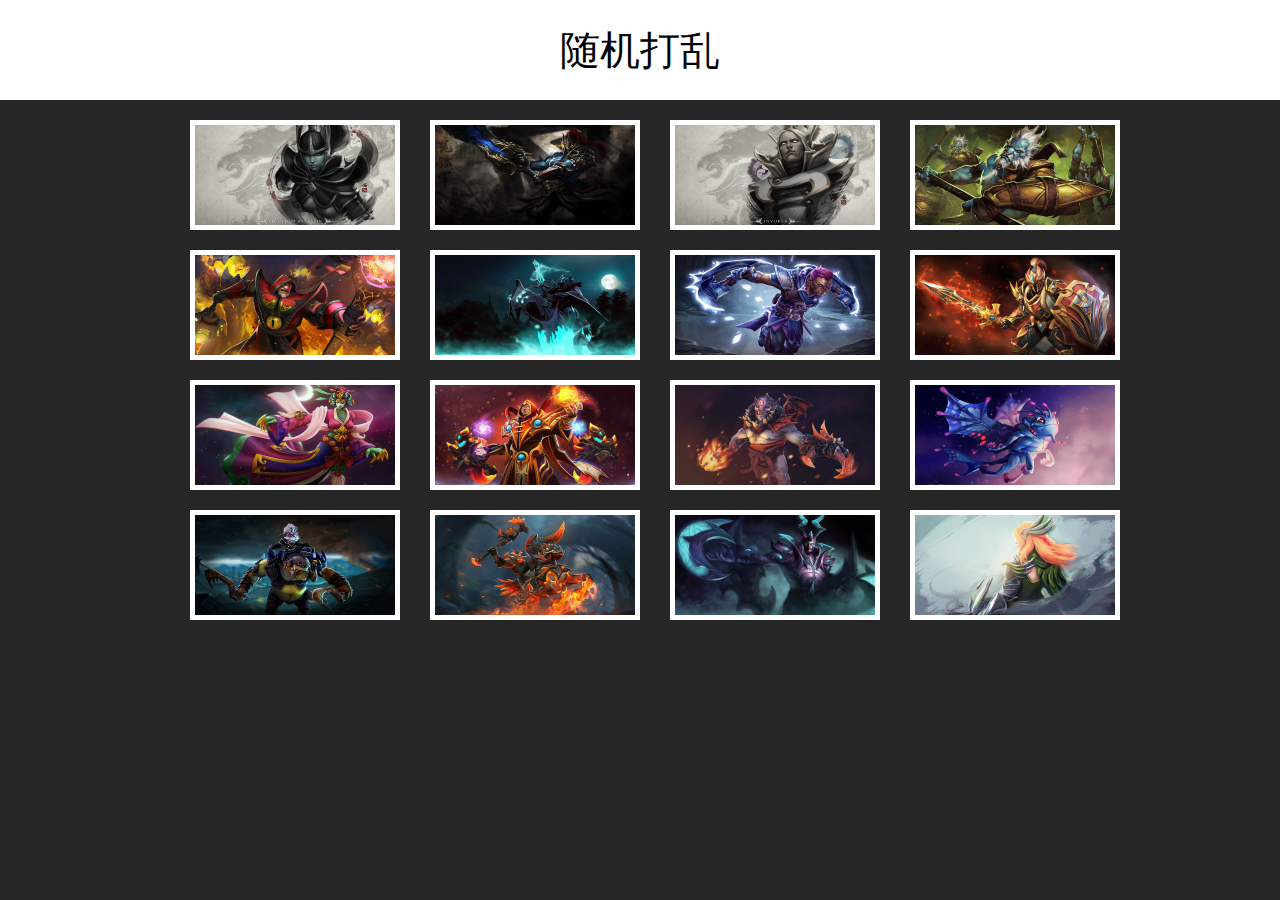
<file: photo.html>
<!DOCTYPE html>
<html lang="en">
<head>
    <meta charset="UTF-8">
    <title>照片墙</title>
    <link rel="stylesheet" href="css/photo.css">

</head>
<body>
<input type="button" value="随机打乱" id="random">
<ul id="list">
    <li><img src=""></li>
    <li><img src=""></li>
    <li><img src=""></li>
    <li><img src=""></li>
    <li><img src=""></li>
    <li><img src=""></li>
    <li><img src=""></li>
    <li><img src=""></li>
    <li><img src=""></li>
    <li><img src=""></li>
    <li><img src=""></li>
    <li><img src=""></li>
    <li><img src=""></li>
    <li><img src=""></li>
    <li><img src=""></li>
    <li><img src=""></li>
</ul>
<div id="mask"></div>
<div type="button" class="toggleBG" id="next"> > </div>
<div type="button" class="toggleBG" id="previous"> < </div>

<script src="js/collision.js"></script>
<script src="js/newMove.js"></script>
<script src="js/photo.js"></script>

</body>
</html>
</file>
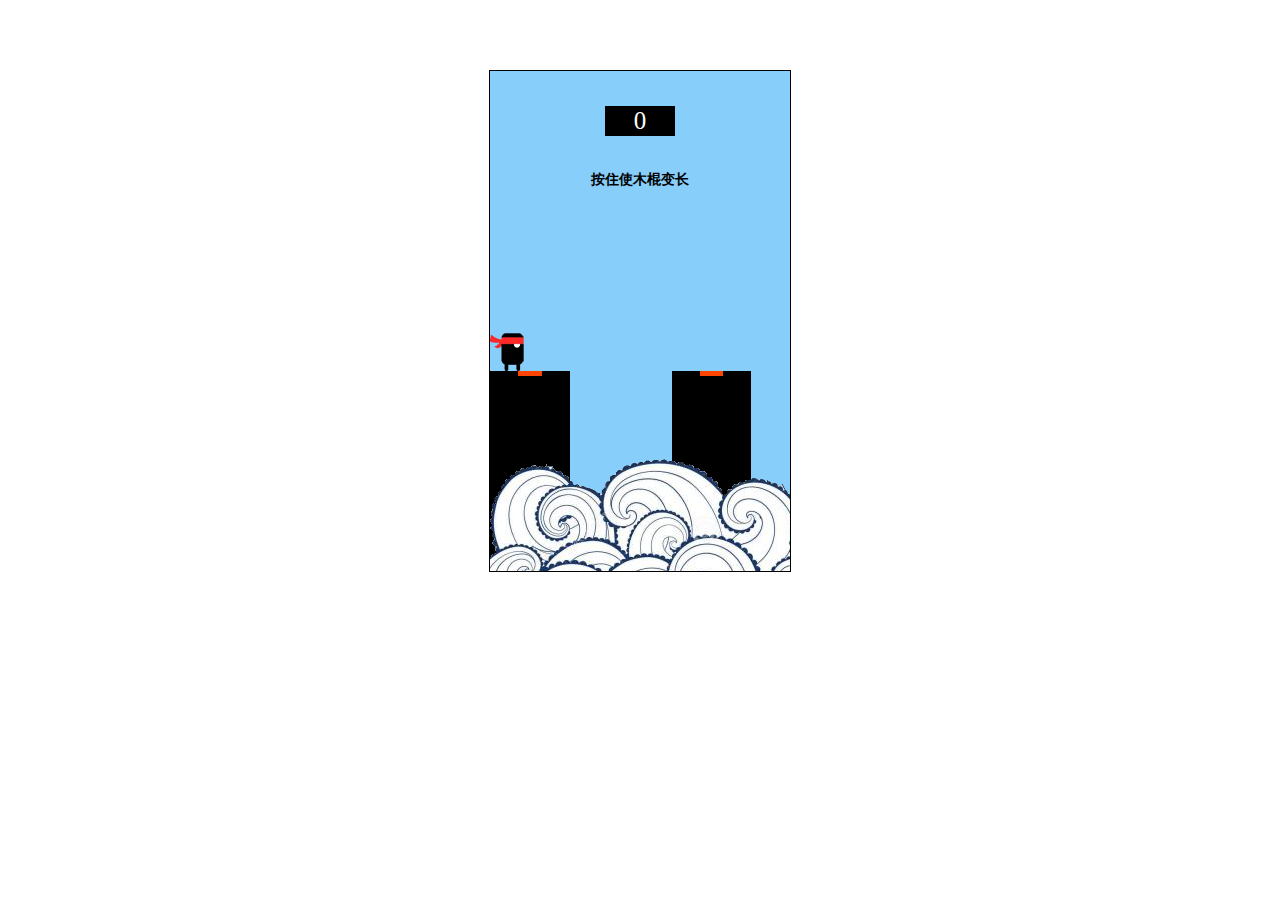
<file: stickHero.html>
<!DOCTYPE html>
<html lang="en">
<head>
    <meta charset="UTF-8">
    <title>Title</title>
    <style>
        #wrap{position:relative;overflow:hidden;width:300px;height:500px;border:1px solid #000;margin:70px auto;}
        #gameContent{width:600px;height:500px;background:lightskyblue;position:relative;left:0;}
        #leftDiv{width:80px;height:200px;background:#000;position:absolute;bottom:0;}
        #hero{
            width: 40px;
            height: 40px;
            background:url("img/hero.png")no-repeat;
            position: absolute;
            left: 0;
            bottom: 200px;
            text-align: center;
        }
        #middleDiv{
            width: 80px;
            height: 200px;
            background: black;
            position: absolute;
            bottom: 0;
            left: 200px;
            text-align: center;
        }
        #rightDiv{
            width: 80px;
            height: 200px;
            background: black;
            position: absolute;
            bottom: 0;
            left: 400px;
            text-align: center;
        }
        #stick{
            width: 0px;
            height:2px;
            background: #000;
            position: absolute;
            left: 40px;
            bottom: 200px;
            transform: rotate(-90deg);
            transform-origin:0 6px;
            /*transition: 0.5s;*/
        }
        img{display:block;
            position: absolute;
            bottom:0;
            animation:move 10s linear 0s infinite normal;}
        @keyframes move {
            from{
                margin-left:0;
            }
            to{
                margin-left:-419px;
            }
        }
        #score{position:absolute;
            width: 70px;
            font: 25px/30px "黑体";
            z-index: 33;
            top: 10px;
            left:50%;
            margin-left:-35px;
            background:#000;
            color:#fff;
            text-align: center;
        }
        p{
            display:block;
            width: 100px;
            font: 14px/30px "宋体";
            font-weight: 600;
            left:50%;
            top:80px;
            text-align: center;
            margin-left:-50px;
            position: absolute;
        }
        #double{
            top:60px;
            display:none;
        }
        #rightDiv div, #middleDiv div, #leftDiv div{
            width:30%;
            height:5px;
            margin:0 auto;
            background-color: orangered;
        }
    </style>
</head>
<body>
<div id="wrap">
    <div id="gameContent">
        <div id="leftDiv"><div></div></div>
        <div id="middleDiv"><div></div></div>
        <div id="rightDiv"><div></div></div>
        <div id="hero"></div>
        <div id="stick"></div>
    </div>
    <p id="score">0</p>
    <p id="double">+2</p>
    <p id="tip">按住使木棍变长</p>
    <img src="img/seaWave.png">
</div>
<script src="js/doMove.js"></script>
<script>
    var timer=null;
    var onOff=true;
    var num=0;
    var step=0;
    var score=document.getElementById("score");
    var count=0;
    var isPlaying=false;//解决鼠标抬起后再点击接着变长
    var stick=document.getElementById("stick");
    var gameContent=document.getElementById("gameContent");
    var hero=document.getElementById("hero");
    var middleDiv=document.getElementById("middleDiv");
    var leftDiv=document.getElementById("leftDiv");
    var rightDiv=document.getElementById("rightDiv");
    var oP=document.getElementById("tip");
    var double=document.getElementById("double");
    var arr=["牛逼啊兄dei","66666","行啊你","哦呦~赞~","哇这个人，可以啊有操作的！","皆九年之学，论秀，吾不及汝"];
    var arrColor=["#ff0000","#e4007f","#100964","#e5004f","#32b16c","#00a0e9"];
    middleDiv.style.width=randomNum(40,80)+'px';
    middleDiv.style.left=randomNum(80,220)+'px';
    document.onmousedown=function () {
        if (isPlaying){
            return;
        }
        timer=setInterval(function () {
            num+=2;
            stick.style.width=num+'px';
        },20);
        oP.style.display='none';
        double.style.display='none';
    };
    document.onmouseup=function () {
        if (isPlaying){
            return;
        }
        isPlaying=true;
        clearInterval(timer);
        middleLeft=middleDiv.offsetLeft;
        next=createNext();
        rightDiv.style.width=next[1]+'px';
        rightDiv.style.left=next[0]+'px';

        setTimeout(function () {
            stick.style.transition="0.5s";
            stick.style.transform="rotate(0deg)";
            if (num<middleDiv.offsetLeft-40||num>middleDiv.offsetLeft+middleDiv.offsetWidth-40)
            {/*console.log("失败")*/
            onOff=false;
            }
        },200);

    };
    stick.addEventListener("transitionend",function () {
        var perfectArea=middleDiv.getElementsByTagName("div")[0];
        if (!onOff){
            doMove(hero,'left',2,num,function () {
                stick.style.transform="rotate(45deg)";
                doMove(hero,'bottom',10,0,function() {
                    alert("游戏结束");
                    location.reload();
                });
            })
        } else{
            hero.style.transition="1s";
            hero.style.left=middleDiv.offsetLeft+'px';
            double.innerText="+1";
            double.style.display="block";
            if (num>perfectArea.offsetLeft-40+middleDiv.offsetLeft&&num<perfectArea.offsetLeft+perfectArea.offsetWidth+middleDiv.offsetLeft-40){
                count++;
                oP.style.display="block";
                double.innerText="+2";
                oP.innerText=arr[randomNum(0,6)];
                oP.style.color=arrColor[randomNum(0,6)];
                /*double.style.display="block";
                doMove(double,'top',1,10,function () {
                    double.style.top='60px';
                    double.style.display="none";
                });*/
            }
            doMove(double,'top',0.7,10,function () {
                double.style.top='60px';
                double.style.display="none";
            });
        }
    });
    hero.addEventListener("transitionend",function (ev) {
        gameContent.style.transition="1s";
        gameContent.style.left=-middleDiv.offsetLeft+'px';
        step=1;
        count++;
        score.innerHTML=count;
        ev.stopPropagation();
    });
    gameContent.addEventListener("transitionend",function () {
        if (step==1){
            gameContent.style.transition='none';
            gameContent.style.left=0;
            hero.style.transition='none';
            hero.style.left=0;
            stick.style.transition='none';
            stick.style.width=0;
            stick.style.transform="rotate(-90deg)";
            leftDiv.style.width=middleDiv.offsetWidth+'px';
            middleDiv.style.width=next[1]+'px';
            middleDiv.style.left=next[0]-middleLeft+'px';
            num=0;
            step=0;
            isPlaying=false;
        };
    });
    function randomNum(start,end) {
        return parseInt(Math.random()*(end-start)+start)
    };
    function createNext() {
       var iLeft=randomNum(300,300+middleLeft-80);
       var iWidth=randomNum(40,80);
       return[iLeft,iWidth];
    }
</script>
</body>
</html>
</file>
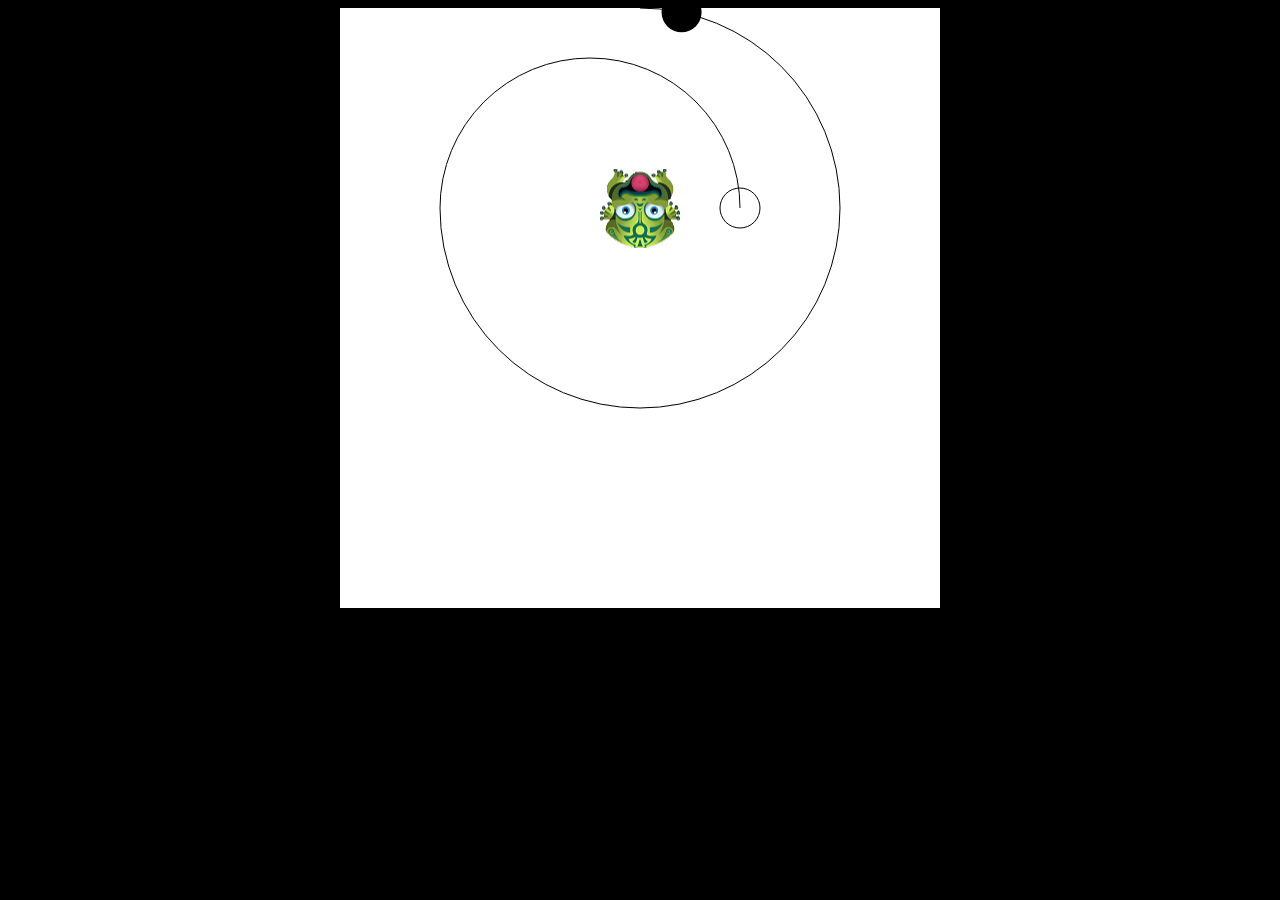
<file: zuma.html>
<!DOCTYPE html>
<html lang="en">
<head>
    <meta charset="UTF-8">
    <title>Title</title>
</head>
<style>
    body{background:#000;}
    div{width:600px;height:600px;margin:0 auto;}
    #c1{background:white;}
</style>
<body>
<div>
    <canvas id="c1" width="600px" height="600px"></canvas>
</div>

<script>
    window.onload=function () {
        var oC = document.getElementById('c1');
        var oGC = oC.getContext('2d');

        var yImg=new Image();
        yImg.src='img/frog.png';
        yImg.onload=function() {
            setInterval(function () {
                oGC.clearRect(0, 0, oC.width, oC.height);
                oGC.beginPath();
                oGC.arc(300, 200, 200, -90 * Math.PI / 180, 180 * Math.PI / 180, false);
                // oGC.closePath();
                oGC.stroke();
                oGC.beginPath();
                oGC.arc(250, 200, 150, 180 * Math.PI / 180, 360 * Math.PI / 180, false);
                oGC.stroke();
                oGC.closePath();
                oGC.beginPath();
                oGC.arc(400, 200, 20, 0, 360 * Math.PI / 180, false);
                oGC.stroke();
                oGC.closePath();
                 for (var i=0;i<ball.length;i++){
                       oGC.beginPath();
                       oGC.moveTo(ball[i].x,ball[i].y);
                       oGC.arc(ball[i].x,ball[i].y,20,0,360*Math.PI/180,false);
                       oGC.fill();
                       oGC.closePath();
                   };

                oGC.save();
                oGC.translate(300,200);
                oGC.rotate(iRotate);
                oGC.translate(-yImg.width/2,-yImg.height/2);
                oGC.drawImage(yImg, 0, 0);
                oGC.restore();

                for (var i=0;i<bullet.length;i++){
                    oGC.save();

                    oGC.beginPath();
                    oGC.fillStyle='red';
                    oGC.moveTo(bullet[i].x,bullet[i].y);
                    oGC.arc(bullet[i].x,bullet[i].y,20,0,360*Math.PI/180,false);
                    oGC.fill();
                    oGC.closePath();
                    oGC.restore();

                };

            }, 1000 / 60);
            setInterval(function () {
                   for (var i=0;i<ball.length;i++) {
                       ball[i].num++;
                       if (ball[i].num==270){
                           ball[i].r=150;
                           ball[i].startX=250;
                           ball[i].startY=50;
                       }
                       if (ball[i].num==270+180){
                           alert("你输了");
                           window.location.reload();
                       }
                       ball[i].x=Math.sin(ball[i].num*Math.PI/180)*ball[i].r+ball[i].startX;
                       ball[i].y=ball[i].r-Math.cos(ball[i].num*Math.PI/180)*ball[i].r+ball[i].startY;
                   }

                   for (var i=0;i<bullet.length;i++){
                       bullet[i].x=bullet[i].x+bullet[i].sX;
                       bullet[i].y=bullet[i].y+bullet[i].sY;
                   }
    
                   for (var i=0;i<bullet.length;i++) {
                         for (var j=0;j<ball.length;j++)   {
                             if (collision(bullet[i].x,bullet[i].y,ball[j].x,ball[j].y)){
                                 bullet.splice(i,1);
                                 ball.splice(j,1);
                                 break;
                             } ;
                         };
                   };
               },30);
            var ball = [];
            setInterval(function () {
                ball.push(
                    {
                        x: 300,
                        y: 0,
                        r: 200,
                        num: 0,
                        startX: 300,
                        startY: 0
                    })
            }, 350);
            var iRotate=0;
            oC.onmousemove=function (ev) {
                var ev=ev||window.event;
                var x=ev.clientX-oC.offsetLeft;
                var y=ev.clientY-oC.offsetTop;

                var a=x-300;
                var b=y-200;
                var c = Math.sqrt(a*a+b*b);
                if  (a>0&&b>0){
                    iRotate=Math.asin(b/c)+90*Math.PI/180;
                }else if(a>0){
                    iRotate=Math.asin(a/c);
                }else if(a<0&&b>0){
                    iRotate=-(Math.asin(b/c)+90*Math.PI/180);

                }else if(a<0) {
                    iRotate=Math.asin(a/c);
                }
            };
            var bullet=[];
            oC.onmousedown=function (ev) {
                var ev=ev||window.event;
                var x=ev.clientX-oC.offsetLeft;
                var y=ev.clientY-oC.offsetTop;

                var a=x-300;
                var b=y-200;
                var c = Math.sqrt(a*a+b*b);
                var speed =10;
                var sX=speed*a/c;
                var sY=speed*b/c;

                bullet.push({

                    x:300,
                    y:200,
                    sX:sX,
                    sY:sY
                })
            }
        };
        function collision(x1,y1,x2,y2) {
            var a=x1-x2;
            var b=y1-y2;
            var c=Math.sqrt(a*a+b*b);

            if (c<40){
                return true;
            }else{
                return false;
            }

        }
    }
</script>
</body>
</html>
</file>
<file: css/myWeb.css>
*{
    margin: 0;
    padding: 0;}
body{
    background: #103552 url("../img/body_bg.jpg") repeat-x;
    /* overflow:hidden; */
    }
.box-3d{
    width: 100%;
    perspective: 2000px;
    position:absolute;
    bottom: 50px;
    text-align:center;
}
.box-3d-content{
    width: 50px;
    height: 50px;
    display:inline-block;
    margin:0 50px;
    transform-origin: 50%;
    transform: rotateY(0deg) rotateX(0deg);
    transition: transform 0.5s linear;
    transform-style: preserve-3d;
}
.box-3d-content img {
    width: 100%;
    height: 100%;
    background-color:rgba(165,255,242, 0.479);
    position: absolute;
    left: 0;
    top: 0;
    border:2px solid rgb(165,255,242);
    border-radius:10%;
}
.box-3d-content img:nth-child(1) {
    transform: translateZ(25px);
}
.box-3d-content img:nth-child(2) {
    transform: rotateY(90deg) translateZ(25px);
}
.box-3d-content img:nth-child(3) {
    transform: rotateY(-90deg) translateZ(25px);
}
.box-3d-content img:nth-child(4) {
    transform: rotateX(-90deg) translateZ(25px);
}
.box-3d-content img:nth-child(5) {
    transform: rotateX(90deg) translateZ(25px);
}
.box-3d-content img:nth-child(6) {
    transform:translateZ(-25px);
}
.box-3d .title {
    width: 100%;
    height: 50px;
    
    transform-origin: 50%;
    transition: transform 0.5s linear;
    transform-style: preserve-3d;
    opacity: 0;
}
.box-3d .title span{
    width: 80px;
    height: 50px;
    color:#fff;
    margin:30px 35px;
    font-size:16px;
    display:inline-block;
}

#preview{
    width: 50% ;
    height: 400px;
    margin:50px auto;
    position:relative;
    z-index:1;
}
#preview #preview_img{
    width: 100%;
    height: 100%;
    background-color: #959203;
    /*margin-left: 20px;*/
    position:absolute;


}
#preview #preview_img li{
    width: 100%;
    height: 100%;
    list-style:none;
    position: absolute;
    text-align:center;
    border:2px solid rgb(165,255,242);
    overflow:hidden;
    background:  #103552 url("../img/body_bg.jpg") repeat-x;
}
 #preview #preview_img li img{
     margin: 0 -100%;
     height: 100%;
 }

 .img1 { width:7px; height:7px; background:url("../img/spark1.png"); position:absolute; top:0; left:0; }
 .img2 { width:14px; height:14px; background:url("../img/spark2.png"); position:absolute; top:0; left:0; }
</file>
<file: css/micss.css>
*{
    margin:0;
    padding:0;
    text-decoration: none;
    list-style:none;
    text-align:center;
    box-sizing: border-box;
}
a:link{
    color:#333333;
}
.header{
    width:100%;
    margin:0 auto;
}
.header_img {
    width:1226px;
    height:120px;
    margin:0 auto;
}
.header_img1{
    position:absolute;
    left:50%;
    margin-left:-1280px;
}
.header_bar{
    width:100%;
    height:40px;
    background-color:#333333;
}
.header_bottom {
    width:1226px;
    height:40px;
    margin:0 auto;
}
.header_left {
    width:auto;
    height:40px;
    float:left;
}
.header_left>li{
    font-size:11px;
    height:14px;
    line-height:11px;
    float:left;
    margin-top:15px;
    margin-right:15px;
}
.header_right{
    width:auto;
    height:40px;
    float:right;
}
.header_right>li{
    font-size:11px;
    margin-left:15px;
    line-height:11px;
    margin-top:15px;
    float:right;
}
.header_right>li:nth-child(1){
    width:120px;
    height:40px;
    color:#b0b0b0;
    background-color: #424242;
    margin-top:0;
    line-height:40px;
}
/*.header .header_bar .header_bottom .header_left>li>a{*/
    /*color:#b0b0b0;*/
/*}*/
.header_bottom ul li a:link{
    color:#b0b0b0;
}
.header_bottom ul li a:visited {
    color:#b0b0b0;
}
.header_bottom ul li a:hover,a:active {
    color:white;
}
.header_right>li:nth-child(1):hover{
    color:#ff6700;
}
.site_header{
    width: 100%;
    height:100px;
}
.container{
    width:1226px;
    height:100%;
    margin:0 auto;
}
.container .logo {
    width:55px;
    height:55px;
    float:left;
    margin-top:22px;
    background-color:#ff6700;
}
.container .date{
    width:163px;
    float:left;
    margin-top:15px;
 }
.container .nav_ul{
    width:645px;
    height:100%;
    float:left;
    position:relative;
}
.container .nav_ul .nav_list{
    width:595px;
    height:55px;
    margin:0 auto;
    position:relative;
}
.container .nav_ul .nav_list li{
    float:left;
    height:55px;
    margin-right:17px;
    margin-top:41px;
    font-size:15px;
    line-height:15px;
}
.nav_list_in {
    height:0;
    overflow:hidden;
    position:absolute;
    top:100px;
    left:-243px;
    transition:height 0.3s;
}
.nav_list>li:hover .nav_list_in{
    height:227px;
    background-color: white;
    border-top:1px solid #e0e0e0;
    z-index:2;
}
.container .search{
    width:296px;
    height:50px;
    float:right;
    margin-top:25px;
    position:relative;
}
.container .search .search_submit {
    float:right;
    width:52px;
    height:50px;
    border: 1px solid #e0e0e0;
    box-sizing: border-box;
    background-color:#ffffff;
}
.container .search .search_icon{
    width: 52px;
    height: 50px;
    position:absolute;
    right: 0px;
    top: 0px;
}
.container .search .search_icon img{
    width: 52px;
    height: 50px;
}
.container .search .search_text{
    width:244px;
    height:50px;
    border:1px solid #e0e0e0;
    /*border-left:1px solid #e0e0e0;*/
    /*border-bottom:1px solid #e0e0e0;*/
    border-right:0 solid #e0e0e0;
    box-sizing: border-box;
    clear:both;
}
.search_recommend {
    height:18px;
    position:absolute;
    right:55px;
    top:16px;
}
.search_recommend li{
    height:18px;
    float:right;
    background-color:#eeeeee;
    margin-right:4px;
    font-size:11px;
    line-height:18px;
    color:slategray;
}
.search_recommend li:nth-child(2){
    width:40px;
}
.search_recommend li:nth-child(1){
    width:72px;
}
.search_recommend li:hover{
    background-color:#ff6700;
    color:white;
}
.container .nav_ul .nav_list li:hover{
    color:#ff6700;
}
.container .search:hover input{
    border-color:darkgray ;
}
.container .search .search_icon:hover{
    background-color:#ff6700;
}
.nav_list .nav_phone{
    width:1226px;
    height:206px;
    /*background-color:red;*/
    margin:0 auto;

}
.nav_list .nav_phone li{
    width:184px;
    height:206px;
    margin-right:20px;
    margin-top:0;
    float:left;
    /*background-color: purple;*/
    position:relative;
}
.nav_list .nav_phone li img{
    width:160px;
    height:110px;
    margin:0 auto;
    margin-top:-6px;
    margin-bottom:19px;
    /*border-right:1px solid #e0e0e0;*/
}
.nav_list .nav_phone li h4{
    font-size:11px;
    color:#929292;
}
.nav_list .nav_phone li p{
    font-size:11px;
    color:#ff6700;
}
.nav_list .nav_phone li span{
    display:block;
    width:61px;
    border: 1px solid #ff6700;
    color:#ff6700;
    font-size:11px;
    line-height:20px;
    position:absolute;
    left:63px;
    top:-41px;
}
.home{
    width:1226px;
    height:658px;
    margin:0 auto;
    position:relative;
}
.home .menu{
    width:234px;
    height:460px;
    position:absolute;
    left: 0;
    top: 0;
    background-color:#575b5f;
    z-index: 1;
}
.home .slide{
    position: relative;
    height:460px;
}
.home .slide span{
    cursor: pointer;
    font-size:40px;
    font-weight:200;
    text-align:center;
    line-height:69px;
    color:rgb(163,181,178);
    display: block;
    width: 41px;
    height: 69px;
    border-radius: 3px;
    z-index: 2;
}
.home .slide span.active{
    background-color:rgb(104,116,127);
    opacity: .9;
    color:rgb(239,239,239);
}
.home .slide span.toNext{
     position: absolute;
     right: 0;
     top: 230px;

 }
.home .slide span.toPrevious{
    position: absolute;
    left: 234px;
    top: 230px;

}
.home .slide .slide_img>li{
    position: absolute;
    top: 0;
    left: 0;
    list-style:none;
    display:none;
}
.home .slide .slide_icon{
    position:absolute;
    right: 30px;
    bottom: 25px;
}
.home .slide .slide_icon>li{
    cursor: pointer;
    list-style:none;
    border-radius: 50%;
    width:10px;
    height:10px;
    float: left;
    margin:5px;
    border:2px solid rgb(178,178,178);
    background-color: rgb(145,145,145);
}
.home .slide>ul>li.active{
    border:2px solid rgb(145,145,145);
    background-color: rgb(247,247,247);
}
.home .home_bottom{
    width:1226px;
    height:184px;
    position:absolute;
    bottom: 0;
    /*margin-top:14px;*/
}
.home .home_bottom .list{
    width:1226px;
    height:170px;
    display:flex;
    justify-content:space-between;
}
.home .home_bottom .list>li{
    width:316px;
    height:170px;
}
.home .home_bottom .list>li img{
    width:316px;
    height:170px;
}
.home .home_bottom .list .list1{
    width: 234px;
    height: 170px;
    /*background-color:#5f5750;*/
}
.home .home_bottom .list>li:nth-child(1){
    width:234px;
    height:170px;
    background-color:#5f5750;
}
.home .home_bottom .list .list1>li{
    width: 78px;
    height: 85px;
    float:left;
    margin:0;

}
.home .home_bottom .list .list1>li img{
    width: 78px;
    height: 85px;
}
.home .menu .menu1{
    width:100%;
    height:460px;
    padding:20px 0;
    float: left;
    position:relative;
}
.home .menu .menu1>li{
    font-size:15px;
    line-height:42px;
    padding-left:29px;
    text-align:left;
    width: 234px;
    height: 42px;
}
.home .menu .menu1>li .father-son{
    width:993px;
    height:460px;
    background-color:white;
    position:absolute;
    left: 234px;
    top:0px;
    box-sizing: border-box;
    border: 1px solid #e0e0e0;
    border-left: 0px;
    box-shadow:5px 5px 10px #e0e0e0;
    display:none;
    z-index: 3;
}
.home .menu .menu1 .father ul{
    height: 460px;
    width: 248px;
    float: left;
    background-color:white;
    z-index:4;
}
.father-son ul li{
    width: 248px;
    height: 76px;
    line-height:76px;
    padding:0px 20px;
    text-align:left;
}
.home .menu .menu1>li ul li a{
    color: black;
}
.home .menu .menu1>li ul li a:hover{
    color:#ff6700;
}
.home .menu .menu1>li li img{
    width: 40px;
    height: 40px;
    position:relative;
    top:14px;
    margin-right:18px;
}
.home .menu .menu1 li a{
    color:#ffffff;
}
.home .menu .menu1 li i{
    width:16px;
    height:16px;
    background:url("../img/mi/arrow4.png ") ;
    position:absolute;
    right:24px;
    margin-top: 12px;
}
.home .menu .menu1>li:hover{
    background-color:#ff6700;
}
.home .menu .menu1>li:hover .father-son{
    display:block;
}
.flash{
    width:1226px;
    height: 628px;
    margin:0 auto;
}
.flash_title {
    width: 1226px;
    height:84px;
    margin:0 auto;
    padding-top: 25px;
    position:relative;
}
.flash_title>h4{
    text-align:left;
    font-size:22px;
    line-height:58px;
    font-weight:200;
}
.flash_title .more{
    width: 71px;
    height: 24px;
    border: 1px solid #e0e0e0;
    position:absolute;
    right:0;
    bottom:10px;
}
.flash_title .more>ul>li{
    width: 33.5px;
    height: 22px;
    margin-right: 1px;
    float: left;
}
.flash_container {
    width: 100%;
    height: 340px;
    margin:0 auto;
    /*margin-top:58px*/
}
.flash_container .container1{
    width: 234px;
    height: 340px;
    border-top:1px solid #e53935;
    background-color:  #fafafa;
    margin-right: 14px;
    float: left;
    position:relative;
}
.flash_container .container1 .container1Time{
    width: 100%;
    font-size:21px;
    position:absolute;
    top:54px;
    color:#ef3a3b;
    background-color: rgb(241,237,237);
}
.flash_container .container1 .container1Box{
    width: 100%;
    height:50px;
    background-color: rgb(241,237,237);
    position:absolute;
    bottom:39px;
    padding:0 33px;
}
.flash_container .container1 .container1Box .countDown{
    width: 46px;
    height: 46px;
    float: left;
    color:#fff;
    background-color: #605751;
    font-size:24px;
    line-height: 46px;
}
.flash_container .container1 .container1Box .dosh{
    width: 15px;
    height: 46px;
    float: left;
    line-height:46px;
    color:#605751;
    font-size:28px;
}
.flash_container .container1 img{
    width:234px;
    height: 339px;
}
.flash_container .container2{
    width: 978px;
    height: 340px;
    float: left;
    display:flex;
    justify-content:space-between;
}
.flash_container .container2>li{
    width: 234px;
    height: 340px;
    clear:both;
    background-color: #fafafa;
}
.flash_container .container2>li img{
    width: 160px;
    height: 160px;
    margin:0 auto;
    margin-top:39px;
}
.flash_container .container2>li h4{
    font-size:14px;
    color:black;
    line-height:16px;
    font-weight:400;
    margin-top:25px;
}
.flash_container .container2>li p{
    font-size:12px;
    color:#adadad;
    margin-top:5px;
}
.flash_bottom{
    width: 100%;
    height: 204px;
    padding:42px 0;
}
.flash_bottom img{
    width:1226px;
    height: 120px;
}
.content{
    width:100%;
    /*height:1000px;*/
    background-color: #f5f5f5;
}
.content .phone{
    width: 1226px;
    /*height: 628px;*/
    margin:0 auto;
}
.content .phone .phone_tittle {
    width: 1226px;
    /*height:84px;*/
    margin:0 auto;
    padding-top: 25px;
    position:relative;
}
.phone_tittle>h4{
    text-align:left;
    font-size:22px;
    line-height:58px;
    font-weight:200;
}
.content .phone .phone_tittle .all{
    /*height: 28px;*/
    position:absolute;
    right:0;
    bottom:10px;
}
.content .phone .phone_tittle .all a:link,a:visited{
    color:black;
}
.content .phone .phone_tittle .all li{
    float:left;
    font-weight:400;
    line-height: 28px;
    transition:all 0.2s linear ;
}
.content .phone .phone_tittle .all li:nth-child(2){
    border-radius: 25px;
    background-color: #b0b0b0;
    margin-left:10px;
    height:20px;
    width: 20px;
    line-height: 20px;
    transition:all 0.2s linear ;
    margin-top: 3px;
}
.content .phone .phone_tittle .all:hover li:nth-child(1) {
    color:#ff6700;
}
.content .phone .phone_tittle .all:hover li:nth-child(2){
    background-color:#ff6700;
}
.phone_row{
    width:1226px;
    margin:0 auto;
    /*overflow:hidden;*/
}
.phone_row .first{
    width: 234px;
    /*height: 614px;*/
    float:left;
}
.phone_row .first img{
    width: 234px;
    height: 614px;
    /*clear:both;*/
}
.phone_row .detail{
    float:left;
    width: 978px;
    height: 628px;
    margin-left: 14px;
}
.phone_row .detail .phone_detail{
    width: 100%;
    height: 100%;
    display:flex;
    justify-content: space-between;
    flex-wrap: wrap;
    /*overflow: visible; */
    /*clear:both;*/
}
.phone_row .detail .phone_detail li{
    width: 234px;
    height: 300px;
    background-color:#ffffff;
    padding:20px 0;
    position:relative;
    transition:all 0.2s linear;
}
.phone_row .detail .phone_detail li:hover{
    margin-top:-2px;
    box-shadow:0px 5px 20px 5px #e0e0e0;
}
.phone_row .detail .phone_detail li img{
    width: 160px;
    height: 160px;
    margin:0 auto;
}
.phone_row .detail .phone_detail li .detail_img>h3{
    width: 64px;
    height: 20px;
    font-size:12px;
    color:white;
    font-weight:300;
    line-height:20px;
    background-color:#e53935;
    position:absolute;
    top:0;
    left:50%;
    margin-left:-32px;
}
.phone_row .detail .phone_detail li .detail_img>h4{
    font-size:14px;
    font-weight:400;
    color:black;
    margin:18px auto 2px;
}
.detail_img>h4 a:link,a:visited {
    color:black;
}
.phone_row .detail .phone_detail li .detail_img>p{
    color:#b0b0b0;
    width: 210px;
    white-space:nowrap;
    margin:6px auto 10px;
    font-size:12px;
    text-overflow: ellipsis;
    overflow:hidden;
}
.phone_row .detail .phone_detail li .detail_img .price{
    font-size:14px;
    color:#ff6700;
}
.phone_row .detail .phone_detail li .detail_img .price span{
    color:#b0b0b0;
    text-decoration:line-through ;
}
.phone_bottom{
    width:1226px;
    /*height: 120px;*/
    margin:0 auto;
    /*margin-bottom:33px;*/
    clear:both;
}
.phone_bottom img{
    width: 1226px;
    height: 120px;
    margin:0 auto;
    margin-top:33px;
}
.hea{
    width:1226px;
    margin:0 auto;
    /*height: 100px;*/
}
.hea_tittle {
    width: 1226px;
    height:84px;
    margin:0 auto;
    padding-top: 25px;
    position:relative;
}
.hea_tittle>h4 {
    text-align: left;
    font-size: 22px;
    line-height: 58px;
    font-weight: 200;
}
.hea_tittle .more{
    height: 58px;
    position:absolute;
    right:0px;
    bottom:0px;
}
.hea_tittle .more li{
    float: right;
    height: 35px;
    margin-top:10px;
    margin-left:30px;
    line-height:35px;
    font-weight:400;
    font-size:16px;

}
.hea_tittle .more li:hover{
    color:#ff6700;
    border-bottom:2px solid #ff6700;
}
.hea_tittle .more li::after{
    content:"";
    display:block;
    clear:both;
}
.hea_body{
    width: 1226px;
    height:624px;
}
.hea_body>ul{
    width: 1226px;
    margin:0 auto;
    /*height: 614px;*/
    display:flex;
    justify-content:space-between;
    flex-wrap:wrap;
    position:relative;
}
.hea_body>ul>li{
    width: 234px;
    height: 300px;
    padding:34px 0 20px;
    background-color: #ffffff;
    position:relative;
    margin-bottom:14px;
    overflow:hidden;
}
.hea_body>ul>li:nth-child(1){
    padding: 0;
}
.hea_body>ul>li:nth-child(6){
    padding: 0;
}
.brick li{
    width: 234px;
    height: 143px;
    margin-bottom:14px;
}
.hea_body>ul>li img{
    width: 150px;
    height: 150px;
}
.hea_body>ul>li:nth-child(1) img{
    width: 234px;
    height: 300px;
}
.hea_body>ul>li:nth-child(6) img{
    width: 234px;
    height: 300px;
}
.hea_body>ul>li h3{
    width: 64px;
    height: 20px;
    font-size:12px;
    color:white;
    font-weight:300;
    line-height:20px;
    background-color:#e53935;
    position:absolute;
    top:0;
    left:50%;
    margin-left:-32px;
}
.hea_body>ul>li h4{
    font-size:14px;
    font-weight:400;
    color:black;
    margin:18px auto 2px;
    white-space:nowrap;
    text-overflow:ellipsis;
    overflow:hidden;
}
.hea_body>ul>li h4 a:link,a:visited {
    color:black;
}
.hea_body>ul>li>p{
    color:#b0b0b0;
    width: 210px;
    white-space:nowrap;
    margin:6px auto 10px;
    font-size:12px;
    text-overflow: ellipsis;
    overflow:hidden;
}
.hea_body>ul>li .price{
    font-size:14px;
    color:#ff6700;
}
.hea_body>ul>li .price span{
    color: #b0b0b0;
    text-decoration: line-through;
}
.hea_body>ul li:hover{
    margin-top:-2px;
    box-shadow:0px 5px 20px 5px #e0e0e0;
}
.hea_body>ul>li .review{
    width: 234px;
    height: 72px;
    background-color:#ff6700;
    position:absolute;
    bottom:0;
    padding-top:10px;
    transform:translateY(72px);
    transition:all 0.3s;
}
.hea_body>ul li:hover .review{
    transform:none ;
}
.hea_body>ul>li .review a:link,a:visited {
    color:white;
}
.hea_body>ul>li .review a span{
    font-size:12px;
    color:white;
    text-align:left;
    width:234px;
    height: 34px;
    display:inline-block;
    padding-left:40px;
    padding-right: 20px;
    white-space:normal;
    text-overflow:ellipsis;
    overflow:hidden;
}
.hea_body>ul>li:nth-child(10){
    padding:0px;
    width: 234px;
    height: 143px;
}
.hea_body>ul>li:nth-child(10) img{
    width: 80px;
    height: 80px;
    margin-top: 31px;
    margin-right:-124px;
}
.hea_body>ul>li:nth-child(10) h4{
    width: 90px;
    margin-top: -76px;
    margin-left: 23px;
    white-space:nowrap;
    text-overflow:ellipsis;
    overflow: hidden;
}
.hea_body>ul>li:nth-child(10) p{
    margin-left: -59px;
}
.hea_body>ul>li:nth-child(11){
    padding:0px;
    width: 234px;
    height: 143px;
    position:absolute;
    bottom:-14px;
    right:0px;
}
.hea_body>ul>li:nth-child(11):hover{
   bottom:-12px;
}
.brick li:hover{
    margin-top:-2px;
    box-shadow:0px 5px 20px 5px #e0e0e0;
}
.hea_body>ul>li:nth-child(11) img{
    width: 48px;
    height: 37px;
    margin-top: 56px;
    margin-right:-124px;
}
.hea_body>ul>li:nth-child(11) h4{
    width: 90px;
    font-size:18px;
    margin-top: -38px;
    margin-left: 26px;
    white-space:nowrap;
    text-overflow:ellipsis;
    overflow: hidden;
}.hea_body>ul>li:nth-child(11) p{
     margin-left: -58px;
 }
.hea_bottom img{
    width: 1226px;
    height: 120px;
    margin:0 auto;
    margin-top:33px;
}
.tui_body>ul{
    width: 1226px;
    margin:0 auto;
    /*height: 614px;*/
    display:flex;
    justify-content:space-between;
    flex-wrap:wrap;
    position:relative;
}
.tui_body>ul>li{
    width: 234px;
    height: 300px;
    padding:34px 0 20px;
    background-color: #ffffff;
    position:relative;
    margin-bottom:14px;
    overflow:hidden;
}
.tui_body>ul>li h4{
    font-size:14px;
    font-weight:400;
    color:black;
    margin:18px auto 2px;
    white-space:nowrap;
    text-overflow:ellipsis;
    overflow:hidden;
}
.tui_body>ul>li h4 a:link,a:visited {
    color:black;
}
.tui_body>ul>li>p{
    color:#b0b0b0;
    width: 210px;
    white-space:nowrap;
    margin:6px auto 10px;
    font-size:12px;
    text-overflow: ellipsis;
    overflow:hidden;
}
.tui_body>ul>li .price{
    font-size:14px;
    color:#ff6700;
}
.tui_body>ul li:hover{
    margin-top:-2px;
    box-shadow:0px 5px 20px 5px #e0e0e0;
}
.hr{
    width: 1226px;
    margin: 0 auto;
}
.hr .hr_title h4{
    text-align: left;
    font-size: 22px;
    line-height: 58px;
    font-weight: 200;
}
.hr .hr_body{
    width: 1226px;
    clear:both;
}
.hr .hr_body ul{
    display:flex;
    justify-content:space-between;
}
.hr .hr_body ul li{
    width: 296px;
    height: 415px;
    margin-bottom:14px;
    background-color:white;
    transition:all 0.2s linear;
}
.hr .hr_body ul li img{
    width: 296px;
    height: 220px;
    margin-bottom: 28px;
}
.hr .hr_body ul li .review{
    height: 72px;
    margin: 0 28px 22px;
    font-size: 14px;
    line-height: 24px;
    font-weight: 400;
    overflow: hidden;
    text-align:left;
}
.hr .hr_body ul li .auther{
    color: #b0b0b0;
    font-size:12px;
    text-align: left;
    display: block;
    margin-left: 28px;
}
.hr .hr_body ul li p{
    margin: 0 28px;
    margin-top:10px;
    font-size: 14px;
    line-height: 14px;
    font-weight: 400;
    overflow: hidden;
    text-align:left;
}
.hr .hr_body ul li p a:link,a:visited{
    color:black;
}
.hr .hr_body ul li p span{
    color: #ff6700;
    margin-left: 2px;
}
.hr .hr_body ul li:hover{
    margin-top:-2px;
    box-shadow:0px 5px 20px 5px #e0e0e0;
}
.sub{
    width: 1226px;
    margin: 0 auto;
}
.sub .sub_title h4{
    text-align: left;
    font-size: 22px;
    line-height: 58px;
    font-weight: 200;
}
.sub_body{
    width: 1226px;
    margin: 0 auto;
}
.sub_body ul{
    display:flex;
    justify-content: space-between;
}
.sub_body ul li{
    width: 296px;
    height: 420px;
    padding-top:45px;
    background-color:white;
    position:relative;
    transition:all 0.2s linear;
}
.sub_body ul li h3{
    font-size:16px;
    font-weight:400;
    margin:0 10px 18px;
 }
.sub_body ul li h4{
    margin: 0 20px 5px;
    font-size:20px;
    font-weight:400;
    text-overflow:ellipsis;
    overflow:hidden;
    white-space:nowrap;
}
.sub_body>ul>li h4 a{
    color:black;
}
.sub_body ul li p{
     margin: 0 48px 10px;
     font-size:12px;
     line-height: 20px;
     color:darkgray;
 }
.sub_body ul li img{
    width: 216px;
    height: 154px;
    margin: 0px 0px 0px;
}
.sub_body ul li .price{
    height:21px;
    margin: 0 10px 15px;
    color:#b0b0b0;
}
.sub_body ul li .left{
    width: 20px;
    height: 52px;
    padding:12px 0;
    font-size:18px;
    line-height: 24px;
    color: white;
    background-color:darkgray;
    position:absolute;
    left:0px;
    top:50%;
}
.sub_body ul li .right{
    width: 20px;
    height: 52px;
    padding:12px 0;
    font-size:18px;
    line-height: 24px;
    color: white;
    background-color:darkgray;
    position:absolute;
    right:0px;
    top:50%;
}
.sub_body ul li .lr{
    opacity:0;
    transition:all 0.7s linear;
}
.sub_body ul li:hover .lr{
    opacity:1;
}
.sub_body>ul>li:hover{
    margin-top:-2px;
    box-shadow:0px 5px 20px 5px #e0e0e0;
}
.sub_body ul li ul{
    margin: 0 auto;
    height: 2px;
    width: 86px;
    position:absolute;
    bottom:20px;
    left:50%;
    margin-left: -43px;
}
.sub_body ul li ul li{
    border-radius: 10px;
    width: 6px;
    height: 6px;
    background-color:darkgray;
    padding:0px;
}
.sub_body .dot>li:hover{
    background-color:#ff6700;
}
.phone .video{
    width: 1226px;
    margin: 0 auto;
}
.phone .video ul{
    width: 1226px;
    display:flex;
    justify-content:space-between;
}
.phone .video ul li{
    width: 296px;
    height: 285px;
    background-color:white;
    position:relative;
    transition:all 0.2s linear;
}
.phone .video ul li img{
    width: 296px;
    height: 180px;
    margin-bottom: 20px;
}
.phone .video ul li h4{
    font-size:14px;
    font-weight:400;
    margin-bottom: 10px;
}
.phone .video ul li p{
    height:18px;
    font-size:12px;
    color:#b0b0b0;
}
.phone .video ul li span{
    width: 36px;
    height: 24px;
    display:block;
    border: 2px solid white;
    border-radius:12px;
    background-color:rgba(0,0,0,0.6)  ;
    position:absolute;
    left:20px;
    top:147px;
    transition:all 0.2s linear;
}
.phone .video ul li span img{
    width: 20px;
    height: 20px;
}
/*.phone .video ul li a:link,a:visited{*/
    /*color:black;*/
/*}*/
.phone .video ul li a:hover,a:active{
    color:#ff6700;
}
.phone .video ul li:hover{
    margin-top:-2px;
    box-shadow:0px 5px 20px 5px #e0e0e0;
}
.phone .video ul li:hover span{
    background-color:#ff6700;
    border: 2px solid #ff6700;
}
.footer{
    width: 100%;
    height: 272px;
    margin-top: 58px;
    background-color:white;
}
.footer .line{
    width: 1226px;
    height: 80px;
    margin: 0 auto;
    border-bottom:1px solid #e0e0e0;
}
.footer .line li a:link{
    color:#616161;
}
.footer .line li a:hover{
    color:#ff6700;
}
.footer .line li{
    width: 244px;
    float:left;
    font-size:16px;
    line-height:25px;
    margin: 27px 0;
    border-right: 1px solid #e0e0e0;
}
.footer .footer_bottom{
    width: 1226px;
    margin: 0 auto;
    clear: both;
}
.footer .footer_left{
    float: left;
    width: 974px;
    height: 112px;
    margin: 40px 0;
}
.footer .footer_left li{
    float: left;
    width: 160px;
    height: 112px;
    text-align:left;
    font-size:14px;
}
.footer .footer_left .details{
    padding-top:14px;
}
.footer .footer_left .details>li{
    width: 160px;
    height: 16px;
    font-size:12px;
    color:darkgray;
    margin-top:10px;
}
.footer .footer_left .details li a{
    color:#757575;
}
.footer .footer_left .details li a:hover{
    color:#ff6700;
}
.footer .footer_right{
    float: right;
    width: 252px;
    height: 112px;
    margin: 40px 0;
    border-left: 1px solid #e0e0e0;
}
.footer .footer_right h3{
    font-size:22px;
    color:#ff6700;
    font-weight:400;
}
.footer .footer_right p{
    font-size:12px;
    color:#616161;
}
.footer .footer_right .tel{
    width: 120px;
    height: 30px;
    border: 1px solid #ff6700;
    font-size: 12px;
    margin: 0 auto;
    margin-top:20px;
    line-height:28px;
}
.footer .footer_right .tel a{
    color:#ff6700;
    transition:all 0.2s linear;
}
.footer .footer_right .tel:hover{
    background-color: #ff6700;
}
.footer .footer_right .tel:hover a{
    color:white;
}
.footer .footer_right::after{
    content:"";
    clear: both;
    visibility: hidden;
}
.last{
    width: 1226px;
    height: 100px;
    margin: 0 auto;
    padding-top:30px;
    padding-bottom:30px;
    position:relative;
}
.last .last_logo{
    width: 57px;
    height: 57px;
    float: left;
    background-color: #ff6700;
}
.last .last_line{
    width: 688px;
    height: 14px;
    float:left;
    margin-left:10px;
}
.last .last_line li{
    float: left;
    font-size:12px;
    line-height:14px;
    padding:0px 3px;
    margin-bottom: 4px;
    border-right:1px solid #e0e0e0;
}
.last .last_line li a{
    color:dimgray;
}
.last .last_line li a:hover{
    color: #ff6700;
}
.last p{
    clear: both;
    text-align:left;
    position:absolute;
    font-size:12px;
    top:45px;
    color:darkgray;
    left:69px;
}
.last p a{
    color:lightslategray;
}
.last p a:hover{
    color:#ff6700;
}
.last .last_right{
    float: right;
}
.last .last_right li{
    width: 83px;
    height: 28px;
    float: right;
}
.last .last_right li img{
    width: 83px;
    height: 28px;
}
.last .last_right li::after{
    content:"";
    clear: both;
    visibility:hidden;
}
.last_last{
    margin: 0 auto;
    padding-top:20px;
   padding-bottom: 30px;
}
.fixed{
    width: 27px;
    height: 176px;
    position:fixed;
    right:33px;
    bottom:68px;
    box-sizing: border-box;
}
.fixed ul{
    width: 27px;
    height: 176px;
}
.fixed ul li{
    width: 25px;
    height: 35px;
    border-bottom: 1px solid #e0e0e0;
    background-color:white;
}
.fixed ul li a img{
    margin: 0 auto;
    margin-top: 6px;
    width: 20px;
    height: 20px;
}
</file>
<file: css/photo.css>
*{
    margin:0;
    padding:0;

}
body{
    margin:0;
    background-color: rgb(38,38,38);
}
#random{
    display: block;
    width: 100%;
    height: 100px;
    font-size:40px;
    text-align:center;
    line-height:100px;
    background-color: #000;
    color:#fff;
    border:none;
    outline: none;
}
#random.active{
    color:#000;
    background-color: #fff;
}
#list{
    padding:0;
    margin:0 auto;
    width: 960px;
    /*height:330px;*/
}
li{
    list-style:none;
    margin:20px 0  0 30px;
    width: 200px;
    height:100px;
    float: left;
    border:5px solid #fff;
}
img{
    width: 200px;
}
#mask{
    width: 800px;
    height: 400px;
    position: absolute;
    left:300px;
    top:150px;
    background-color:#000;
    display:none;
    opacity:0;
}
.toggleBG{
    width: 100px;
    height: 100px;
    line-height:100px;
    position: absolute;
    font-size: 50px;
    text-align:center;
    color:#fff;
    background-color: #000;
    border-radius: 50%;
    box-shadow:2px 2px 7px #fff;
    opacity:0;
}
#next{
    top: 50%;
    right: 20px;
}
#previous{
    top: 50%;
    left: 20px;
}
</file>
